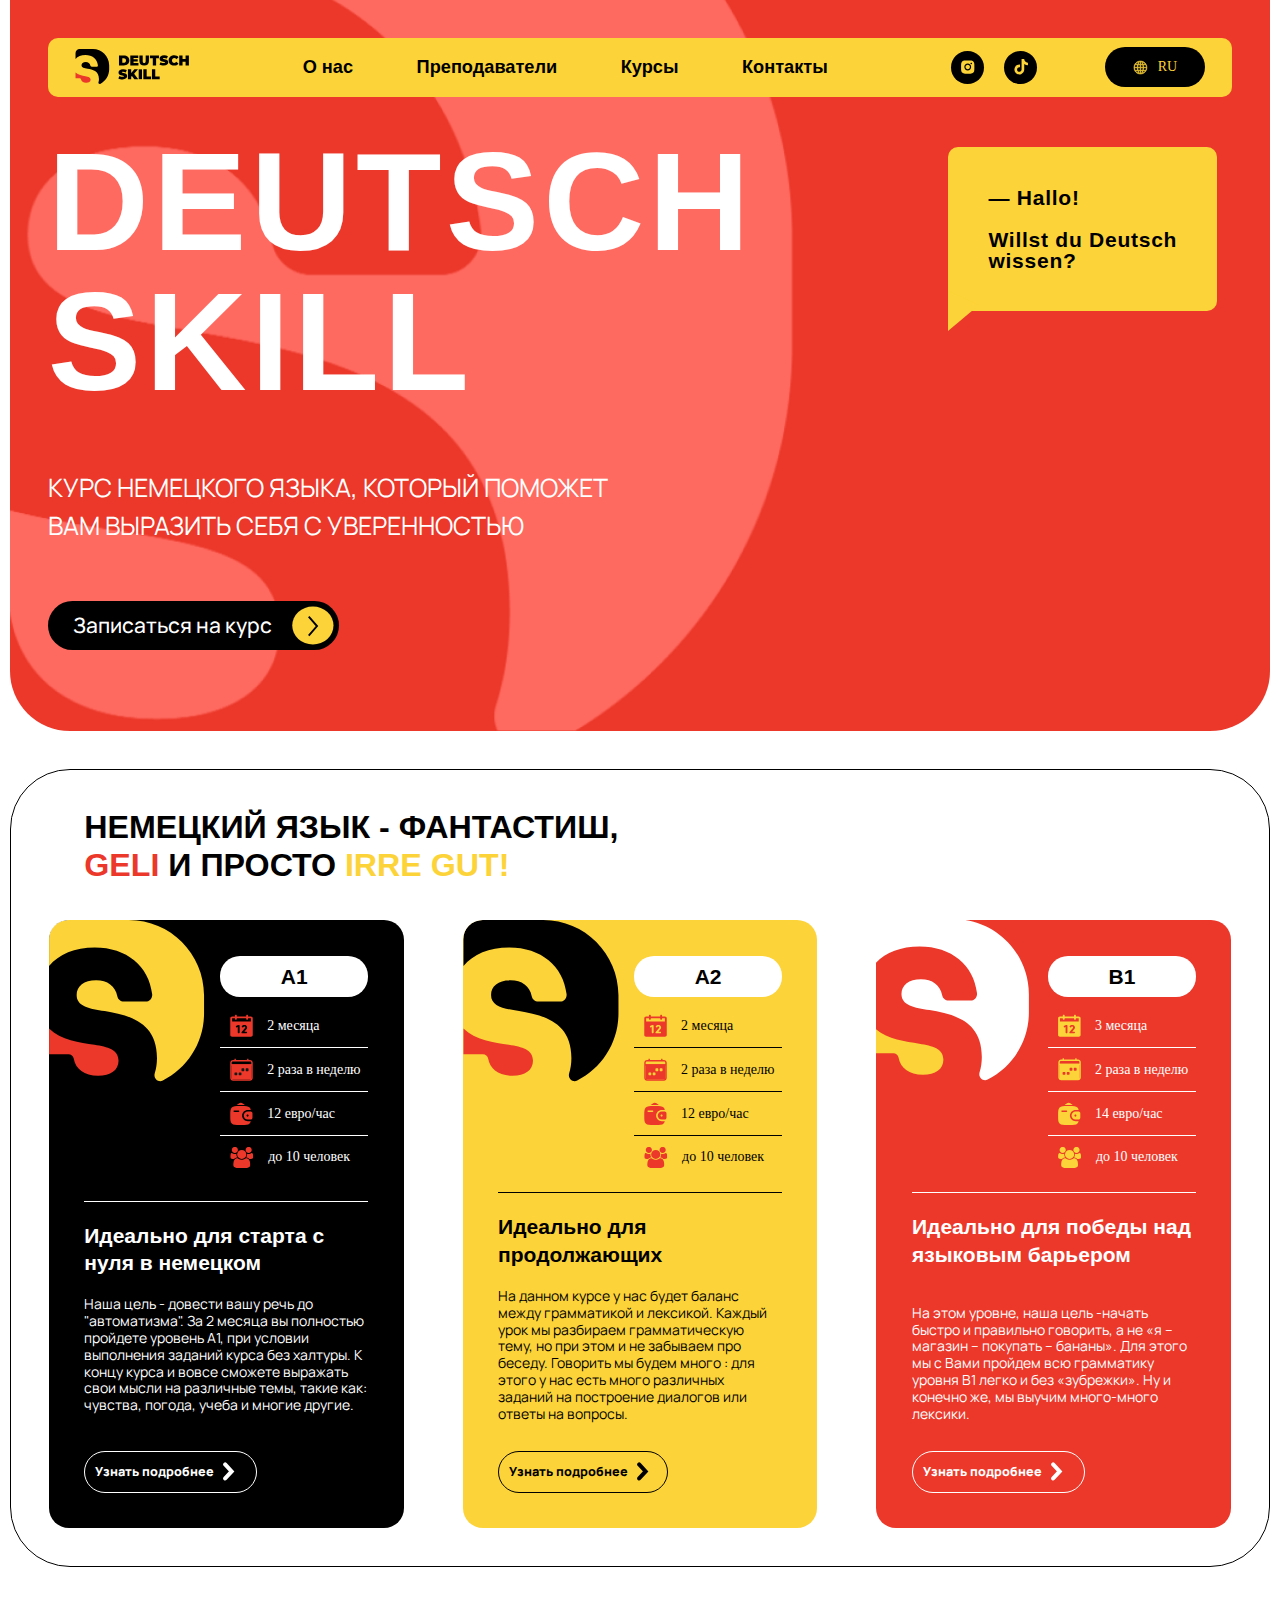
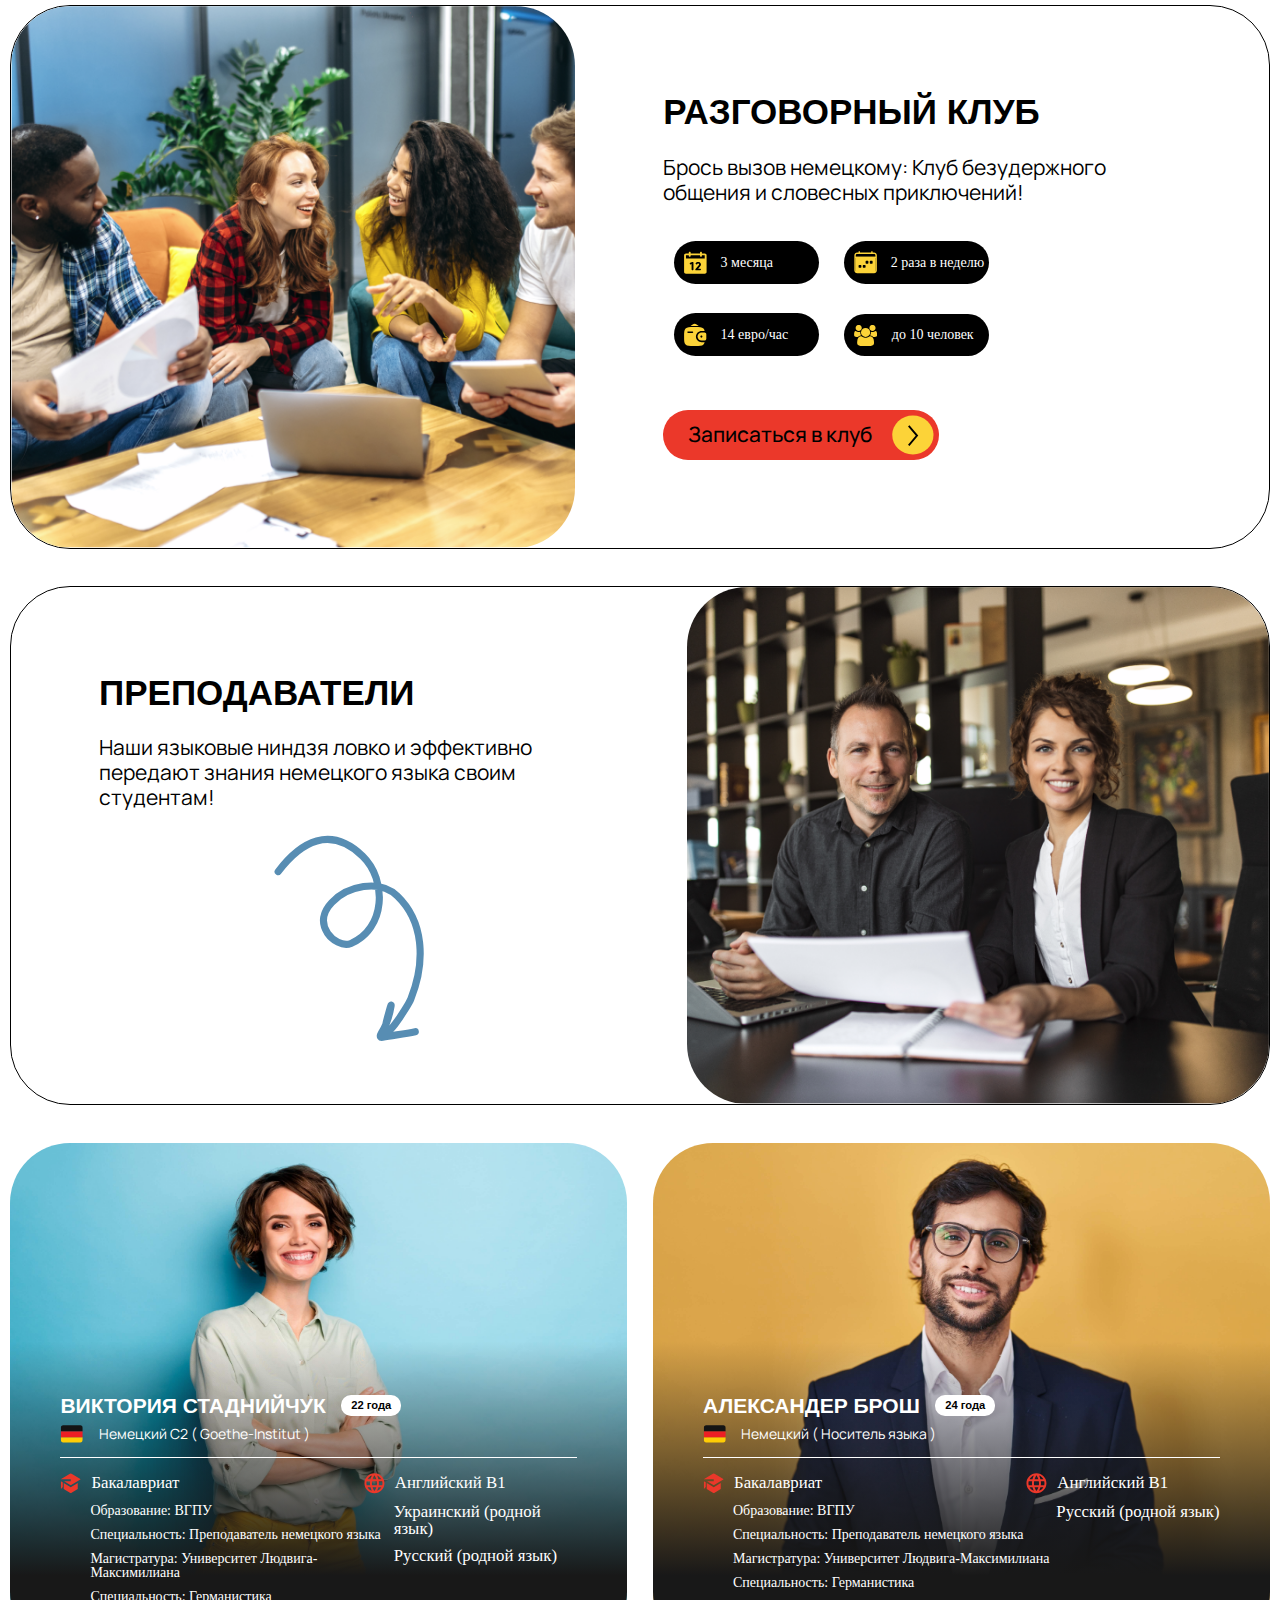
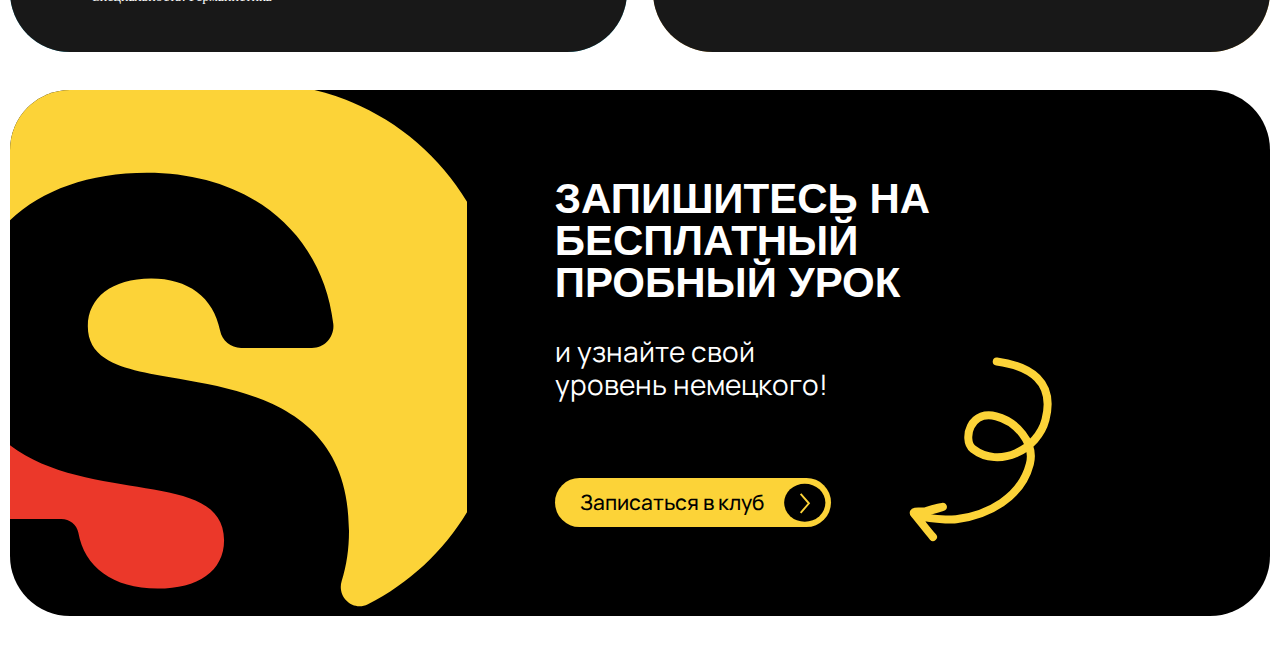
<file: index.html>
<!DOCTYPE html>
<html lang="ru">

<head>
    <meta charset="UTF-8">
    <meta http-equiv="X-UA-Compatible" content="IE=edge">
    <meta name="viewport" content="width=device-width, initial-scale=1.0">
    <!-- fonts -->
    <link rel="stylesheet" href="https://fonts.cdnfonts.com/css/gilroy-bold?styles=20876,20877,20878,20879,20880">
    <link rel="preconnect" href="https://fonts.googleapis.com">
    <link rel="preconnect" href="https://fonts.gstatic.com" crossorigin>
    <link href="https://fonts.googleapis.com/css2?family=Manrope:wght@200;300;400;500;600;700;800&display=swap"
        rel="stylesheet">
    <link rel="preconnect" href="fonts/Object_Sans/ObjectSans/ObjectSans-Heavy.otf">
    <link rel="preconnect" href="fonts/Object_Sans/ObjectSans/ObjectSans-HeavySlanted.otf">
    <link rel="preconnect" href="fonts/Object_Sans/ObjectSans/ObjectSans-Regular.otf">
    <link rel="preconnect" href="fonts/Object_Sans/ObjectSans/ObjectSans-Slanted.otf">

    <link rel="stylesheet" href="style.css">
    <title>DeutschSkill</title>
</head>

<body>
    <div class="wrapper">
        <section id="header">
            <header class="header">
                <div class="header-navigation">
                    <div class="header-navigation-large">
                        <div class="navigation-logo">
                            <img src="src/img/Group.svg" alt="Logo_nav">
                        </div>
                        <nav class="navigation-navbar ">
                            <a href="#club" class="navigation-navbar--pill">О нас</a>
                            <a href="#teachersblock" class="navigation-navbar--pill">Преподаватели</a>
                            <a href="#cards" class="navigation-navbar--pill">Курсы</a>
                            <a href="#inviteblock" class="navigation-navbar--pill">Контакты</a>
                        </nav>
                        <div class="navigation-links">
                            <div class="navigation-links--socialbtn">
                                <a href="#"><img src="src/ico/bxl_instagram.svg" alt="instagram_icon"></a>
                            </div>
                            <div class="navigation-links--socialbtn">
                                <a href="#"><img src="src/ico/bxl_tiktok.svg" alt="tiktok_icon"></a>
                            </div>
                        </div>
                        <div class="navigation-lang">
                            <div class="navigation-lang--current">
                                <img src="src/ico/global.svg" alt="" class="navigation-lang--ico">
                                <h3 class="navigation-lang--lang">RU</h3>
                            </div>
                            <div class="navigation-lang--dropdown">
                                <a href="#" class="navigation-lang--lang">UK</a>
                                <a href="#" class="navigation-lang--lang">DE</a>
                            </div>
                        </div>
                    </div>
                    <div class="header-navigation-mobile">
                        <div class="navigation-logo">
                            <a href="#header">
                                <img src="src/img/Group.svg" alt="Logo_nav">
                            </a>                            
                        </div>
                        <nav class="navigation-navbar-mobile hidden-d">
                            <a href="#club" class="navigation-navbar--pill">О нас</a></li>
                            <a href="#teachersblock" class="navigation-navbar--pill">Преподаватели</a>
                            <a href="#cards" class="navigation-navbar--pill">Курсы</a>
                            <a href="#inviteblock" class="navigation-navbar--pill">Контакты</a>
                        </nav>  
                        <div class="navigation-mobile--buttons">
                            <div class="navigation-mobile--burgerpill">
                                <img src="src/ico/burger-menu.svg" alt="burger" class="burgerpill">
                                <img src="src/ico/burger-menu_cross.svg" alt="cross" class="burgerpill-cross hidden-d">
                            </div>
                            <div class="navigation-lang">
                                <div class="navigation-lang--current">
                                    <img src="src/ico/global.svg" alt="" class="navigation-lang--ico">
                                    <h3 class="navigation-lang--lang">RU</h3>
                                </div>
                                <div class="navigation-lang--dropdown">
                                    <a href="#" class="navigation-lang--lang">UK</a>
                                    <a href="#" class="navigation-lang--lang">DE</a>
                                </div>
                            </div>
                        </div>
                    </div>
                </div>
                <div class="header-content">
                    <div class="header-content--textblock">
                        <h1 class="header-title">Deutsch <br> SKILL</h1>
                        <h2 class="header-description">Курс немецкого языка, который поможет <br> вам выразить себя с
                            уверенностью</h2>
                        <div class="header-button btnanimate">
                            <div class="header-button--text">Записаться на курс</div>
                            <a href="#" class="header-button--link"><img class="header-button--img"
                                    src="src/ico/circle.svg" alt="header_btn"></a>
                        </div>
                    </div>
                    <div class="header-content--images">
                        <div id="dialog1" class="dialog1 clodchat hidden">
                            <p>— Hallo!<br><br>Willst du Deutsch <br> wissen?</p>
                        </div>
                        <div id="dialog2" class="dialog2 clodchat hidden">
                            <p>Servus!<br><br>Deutsch Skill bringht ihnen bei, <br> schell zu sprechen!</p>
                        </div>
                        <div id="dialog3" class="dialog3 clodchat hidden">
                            <p>Oooh, klinght interessant! <br> Bereits angemeldet)<br></p>
                        </div>
                    </div>
                </div>
            </header>
        </section>
        <section id="cards">
            <div class="coursescards">
                <h2 class="coursescards-header">НЕМЕЦКИЙ ЯЗЫК - ФАНТАСТИШ, <br> <span class="red">GELI</span> И ПРОСТО
                    <span class="yellow">IRRE GUT!</span>
                </h2>
                <div class="coursescards-cards">
                    <div class="coursescards-cards--card card1">
                        <div class="card-header">
                            <div class="card-header--logo"></div>
                            <div class="card-header--content">
                                <div class="level">
                                    <p>A1</p>
                                </div>
                                <div class="session card-token"><img src="src/ico/calendar_r.svg" alt="session">
                                    <p>2 месяца</p>
                                </div>
                                <div class="period card-token"><img src="src/ico/calendar2_r.svg" alt="period">
                                    <p>2 раза в неделю</p>
                                </div>
                                <div class="price card-token"><img src="src/ico/wallet_r.svg" alt="price">
                                    <p>12 евро/час</p>
                                </div>
                                <div class="group card-token"><img src="src/ico/fa_group_r.svg" alt="group">
                                    <p>до 10 человек</p>
                                </div>
                            </div>
                        </div>
                        <div class="cadr-description">
                            <h3 class="cadr-description--title">Идеально для старта с нуля в немецком</h3>
                            <p class="cadr-description--text">Наша цель - довести вашу речь до "автоматизма". За 2
                                месяца вы полностью пройдете уровень А1, при условии выполнения заданий курса без
                                халтуры. К концу курса и вовсе сможете выражать свои мысли на различные темы, такие как:
                                чувства, погода, учеба и многие другие.</p>
                        </div>
                        <div class="card-button btnanimate">
                            <div class="card-button--text">Узнать подробнее</div>
                            <a href="#" class="card-button--link"><img class="card-button--img"
                                    src="src/ico/polygon_w.svg" alt="card_btn"></a>
                        </div>
                    </div>
                    <div class="coursescards-cards--card card2">
                        <div class="card-header">
                            <div class="card-header--logo"></div>
                            <div class="card-header--content">
                                <div class="level">
                                    <p>A2</p>
                                </div>
                                <div class="session2 card-token"><img src="src/ico/calendar_r.svg" alt="session">
                                    <p>2 месяца</p>
                                </div>
                                <div class="period2 card-token"><img src="src/ico/calendar2_r2.svg" alt="period">
                                    <p>2 раза в неделю</p>
                                </div>
                                <div class="price2 card-token"><img src="src/ico/wallet_r.svg" alt="price">
                                    <p>12 евро/час</p>
                                </div>
                                <div class="group2 card-token"><img src="src/ico/fa_group_r.svg" alt="group">
                                    <p>до 10 человек</p>
                                </div>
                            </div>
                        </div>
                        <div class="cadr-description2">
                            <h3 class="cadr-description--title">Идеально для продолжающих</h3>
                            <p class="cadr-description--text">На данном курсе у нас будет баланс между грамматикой и
                                лексикой. Каждый урок мы разбираем грамматическую тему, но при этом и не забываем про
                                беседу. Говорить мы будем много : для этого у нас есть много различных заданий на
                                построение диалогов или ответы на вопросы.</p>
                        </div>
                        <div class="card-button2 btnanimate">
                            <div class="card-button--text">Узнать подробнее</div>
                            <a href="#" class="card-button--link"><img class="card-button--img"
                                    src="src/ico/polygon_b.svg" alt="card_btn"></a>
                        </div>
                    </div>
                    <div class="coursescards-cards--card card3">
                        <div class="card-header">
                            <div class="card-header--logo"></div>
                            <div class="card-header--content">
                                <div class="level">
                                    <p>B1</p>
                                </div>
                                <div class="session card-token"><img src="src/ico/calendar_y.svg" alt="session">
                                    <p>3 месяца</p>
                                </div>
                                <div class="period card-token"><img src="src/ico/calendar2_y.svg" alt="period">
                                    <p>2 раза в неделю</p>
                                </div>
                                <div class="price card-token"><img src="src/ico/wallet_y.svg" alt="price">
                                    <p>14 евро/час</p>
                                </div>
                                <div class="group card-token"><img src="src/ico/fa_group_y.svg" alt="group">
                                    <p>до 10 человек</p>
                                </div>
                            </div>
                        </div>
                        <div class="cadr-description">
                            <h3 class="cadr-description--title">Идеально для победы над языковым барьером</h3>
                            <p class="cadr-description--text"><br> На этом уровне, наша цель -начать быстро и правильно
                                говорить, а не «я – магазин – покупать – бананы». Для этого мы с Вами пройдем всю
                                грамматику уровня В1 легко и без «зубрежки». Ну и конечно же, мы выучим много-много
                                лексики.</p>
                        </div>
                        <div class="card-button btnanimate">
                            <div class="card-button--text">Узнать подробнее</div>
                            <a href="#" class="card-button--link"><img class="card-button--img"
                                    src="src/ico/polygon_w.svg" alt="card_btn"></a>
                        </div>
                    </div>
                </div>
            </div>
        </section>
        <section id="club">
            <div class="club">
                <div class="club-img"></div>
                <div class="club-content">
                    <h3 class="club-content--title">РАЗГОВОРНЫЙ КЛУБ</h3>
                    <p class="club-content--description">Брось вызов немецкому: Клуб безудержного общения и словесных
                        приключений!</p>
                    <div class="club-content--tokens">
                        <div class="token">
                            <img src="src/ico/calendar_y.svg" alt="token-img" class="token-img">
                            <div class="token-text">3 месяца</div>
                        </div>
                        <div class="token">
                            <img src="src/ico/calendar2_y2.svg" alt="token-img" class="token-img">
                            <div class="token-text">2 раза в неделю</div>
                        </div>
                        <div class="token">
                            <img src="src/ico/wallet_y.svg" alt="token-img" class="token-img">
                            <div class="token-text">14 евро/час</div>
                        </div>
                        <div class="token">
                            <img src="src/ico/fa_group_y.svg" alt="token-img" class="token-img">
                            <div class="token-text">до 10 человек</div>
                        </div>
                    </div>
                    <div class="club-content--btn btnanimate">
                        <div class="button--text">Записаться в клуб</div>
                        <a href="#" class="button--link"><img class="button--img" src="src/ico/circle.svg"
                                alt="club-content--btn"></a>
                    </div>
                </div>
            </div>
        </section>
        <section id="teachers">
            <div class="teachers" id="teachersblock">
                <div class="teachers-content">
                    <h3 class="teachers-content--title">ПРЕПОДАВАТЕЛИ</h3>
                    <p class="teachers-content--text">Наши языковые ниндзя ловко и эффективно передают знания немецкого
                        языка своим студентам!</p>
                    <img src="src/ico/Vector.svg" alt="arrow" class="teachers-content--img">
                </div>
                <div class="teachers-img"></div>
            </div>
            <div class="teachers-profiles">
                <div class="teachers-profiles--victoria profile">
                    <div class="profile-content">
                        <div class="profiles-name">
                            <h3>Виктория Стаднийчук</h3>
                            <div class="profiles-age">22 года</div>
                        </div>
                        <div class="profiles-exp">
                            <img src="src/ico/flag-germany.svg" alt="profiles-exp" class="profiles-exp--img">
                            <p class="profiles-exp--text">Немецкий С2 ( Goethe-Institut )</p>
                        </div>
                        <div class="profiles-education">
                            <div class="profiles-education--block1">
                                <div class="profiles-education--text">
                                    <div class="education-title">
                                        <img src="src/ico/education.svg" alt="profiles-education"
                                            class="education-title--img">
                                        <h3 class="education-title--val">Бакалавриат</h3>
                                    </div>
                                    <p>Образование: ВГПУ</p>
                                    <p>Специальность: Преподаватель немецкого языка</p>
                                    <p>Магистратура: Университет Людвига-Максимилиана</p>
                                    <p>Специальность: Германистика</p>
                                </div>
                            </div>
                            <div class="profiles-education--block2">
                                <div class="profiles-education--lang">
                                    <div class="education-title">
                                        <img src="src/ico/group_r.svg" alt="profiles-education"
                                            class="education-title--img">
                                        <h3 class="education-title--val">Английский B1</h3>
                                    </div>
                                    <p>Украинский (родной язык)</p>
                                    <p>Русский (родной язык)</p>
                                </div>
                            </div>
                        </div>
                    </div>
                </div>
                <div class="teachers-profiles--alex profile">
                    <div class="profile-content">
                        <div class="profiles-name">
                            <h3>АЛЕКСАНДЕР БРОШ</h3>
                            <div class="profiles-age">24 года</div>
                        </div>
                        <div class="profiles-exp">
                            <img src="src/ico/flag-germany.svg" alt="profiles-exp" class="profiles-exp--img">
                            <p class="profiles-exp--text">Немецкий ( Носитель языка )</p>
                        </div>
                        <div class="profiles-education">
                            <div class="profiles-education--block1">
                                <div class="profiles-education--text">
                                    <div class="education-title">
                                        <img src="src/ico/education.svg" alt="profiles-education"
                                            class="education-title--img">
                                        <h3 class="education-title--val">Бакалавриат</h3>
                                    </div>
                                    <p>Образование: ВГПУ</p>
                                    <p>Специальность: Преподаватель немецкого языка</p>
                                    <p>Магистратура: Университет Людвига-Максимилиана</p>
                                    <p>Специальность: Германистика</p>
                                </div>
                            </div>
                            <div class="profiles-education--block2">
                                <div class="profiles-education--lang">
                                    <div class="education-title">
                                        <img src="src/ico/group_r.svg" alt="profiles-education"
                                            class="education-title--img">
                                        <h3 class="education-title--val">Английский B1</h3>
                                    </div>
                                    <p>Русский (родной язык)</p>
                                </div>
                            </div>
                        </div>
                    </div>
                </div>
            </div>
        </section>
        <section id="invite">
            <div class="invite" id="inviteblock">
                <div class="invite-img"></div>
                <div class="invite-content">
                    <h3 class="invite-content--title">ЗАПИШИТЕСЬ
                        НА БЕСПЛАТНЫЙ ПРОБНЫЙ УРОК</h3>
                    <p class="invite-content--text">и узнайте свой <br> уровень немецкого!</p>
                    <div class="invite-content--btn btnanimate">
                        <div class="button--text">Записаться в клуб</div>
                        <a href="#" class="button--link"><img class="button--img" src="src/ico/circle2.svg"
                                alt="club-content--btn"></a>
                    </div>
                </div>
                <img src="src/ico/Vector2.svg" alt="invite-content--img" class="invite-content--img">
            </div>
        </section>
        <!--<section id="footer">
                <footer class="footer">

                </footer>
        </section>-->
    </div>
    <script src="js/header_animation.js"></script>
    <script src="js/mobile_menu.js"></script>
</body>

</html>
</file>
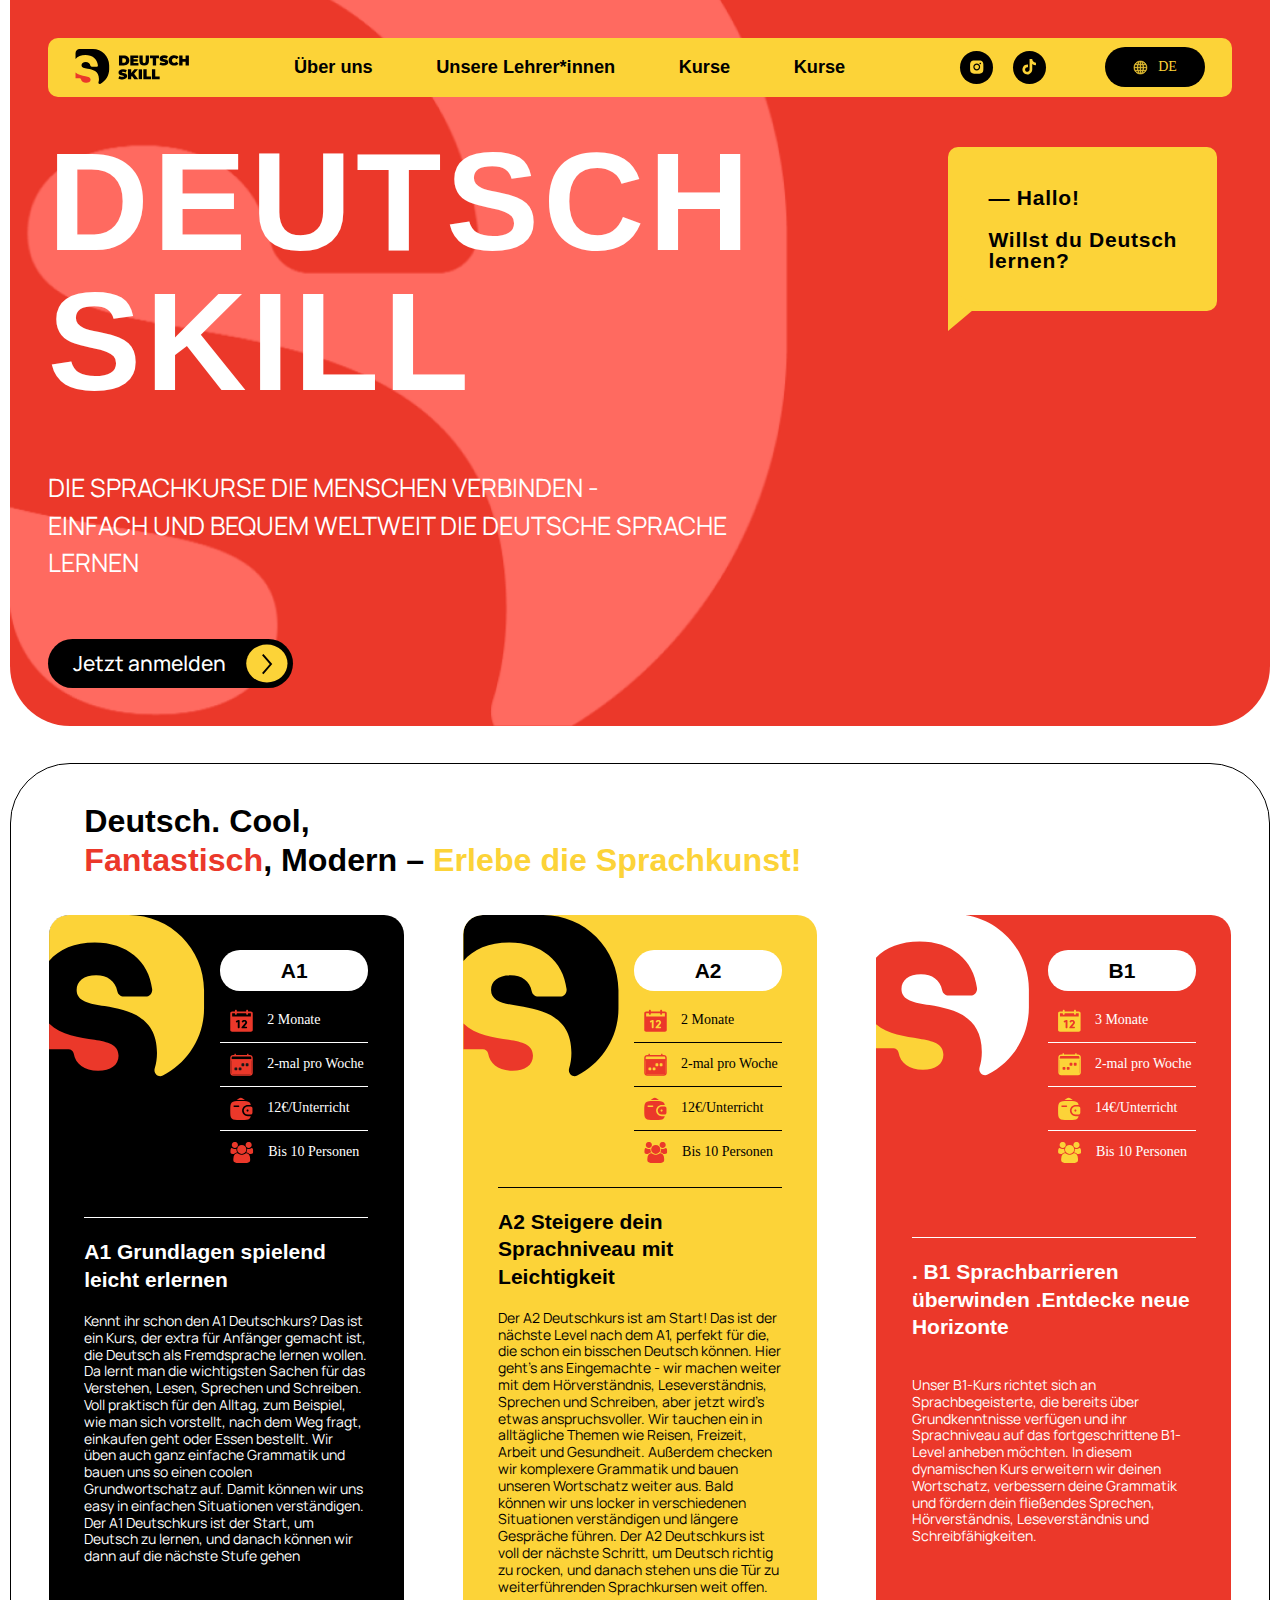
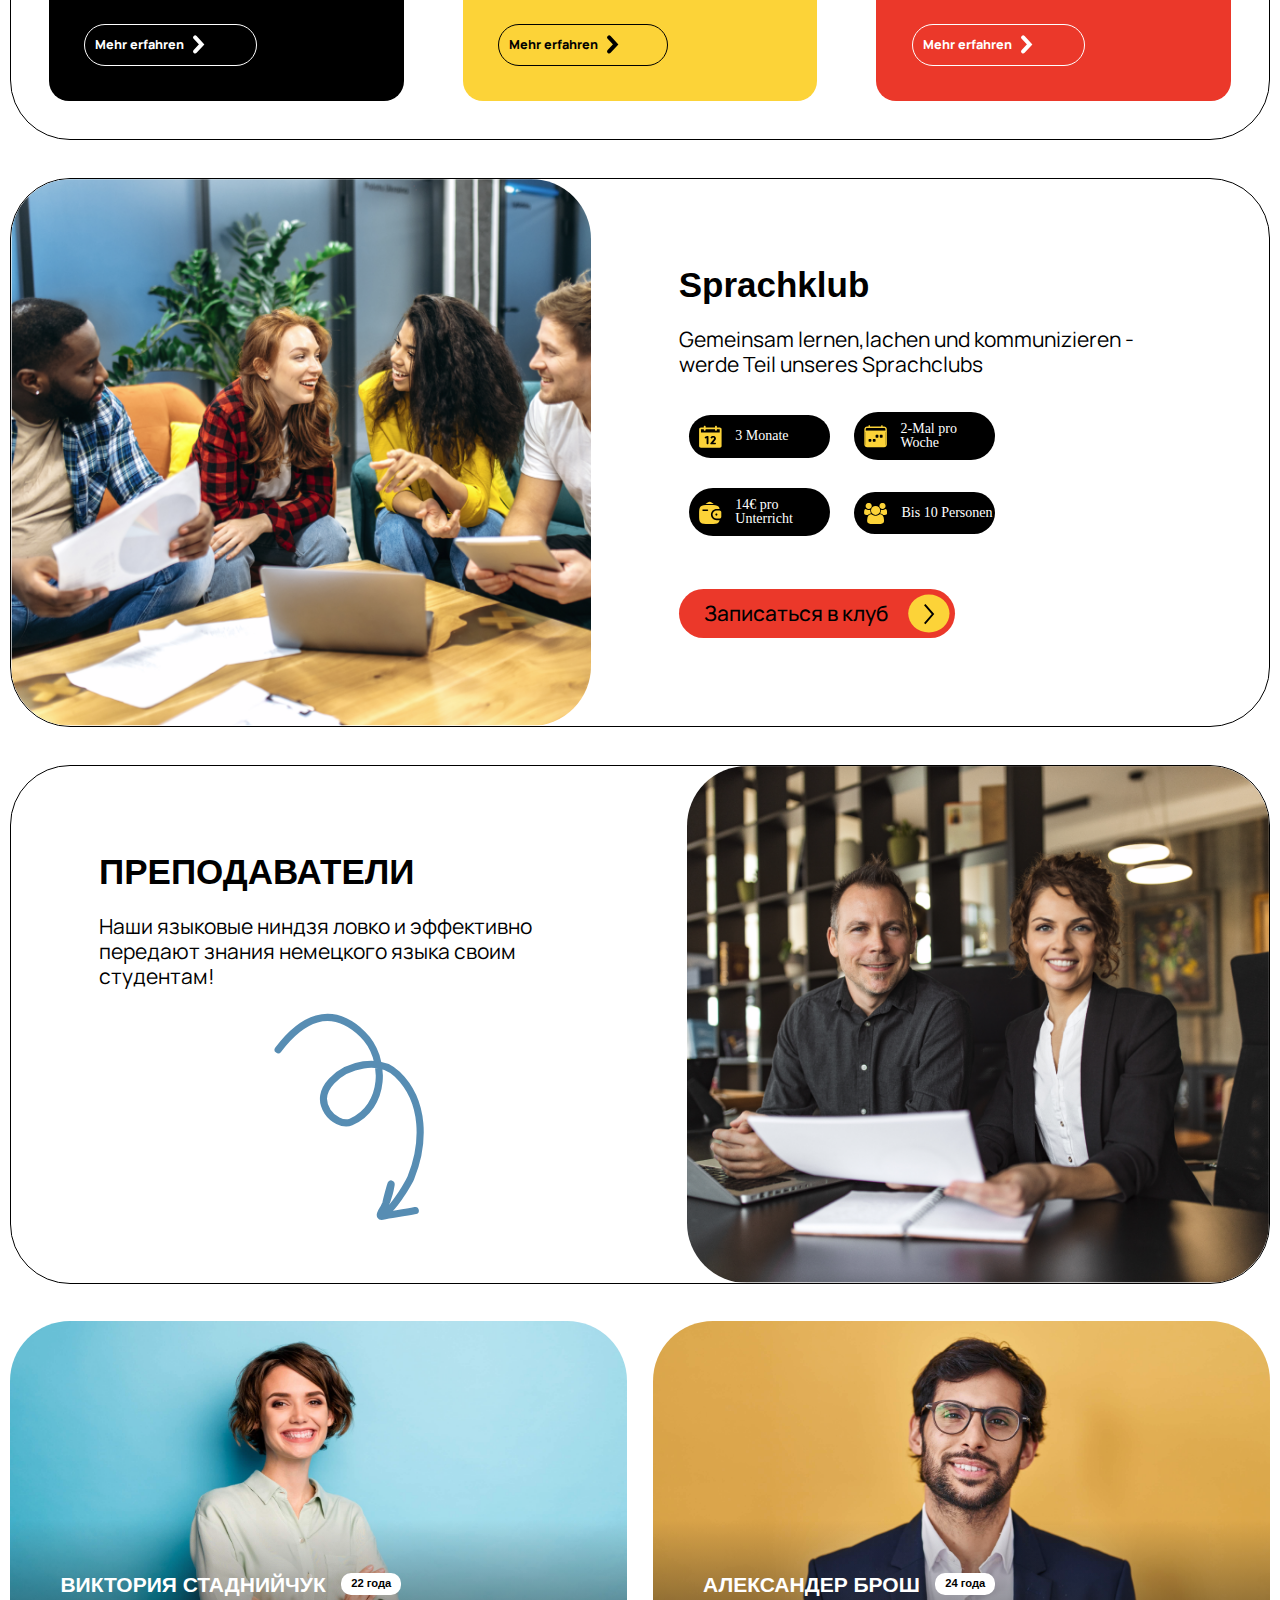
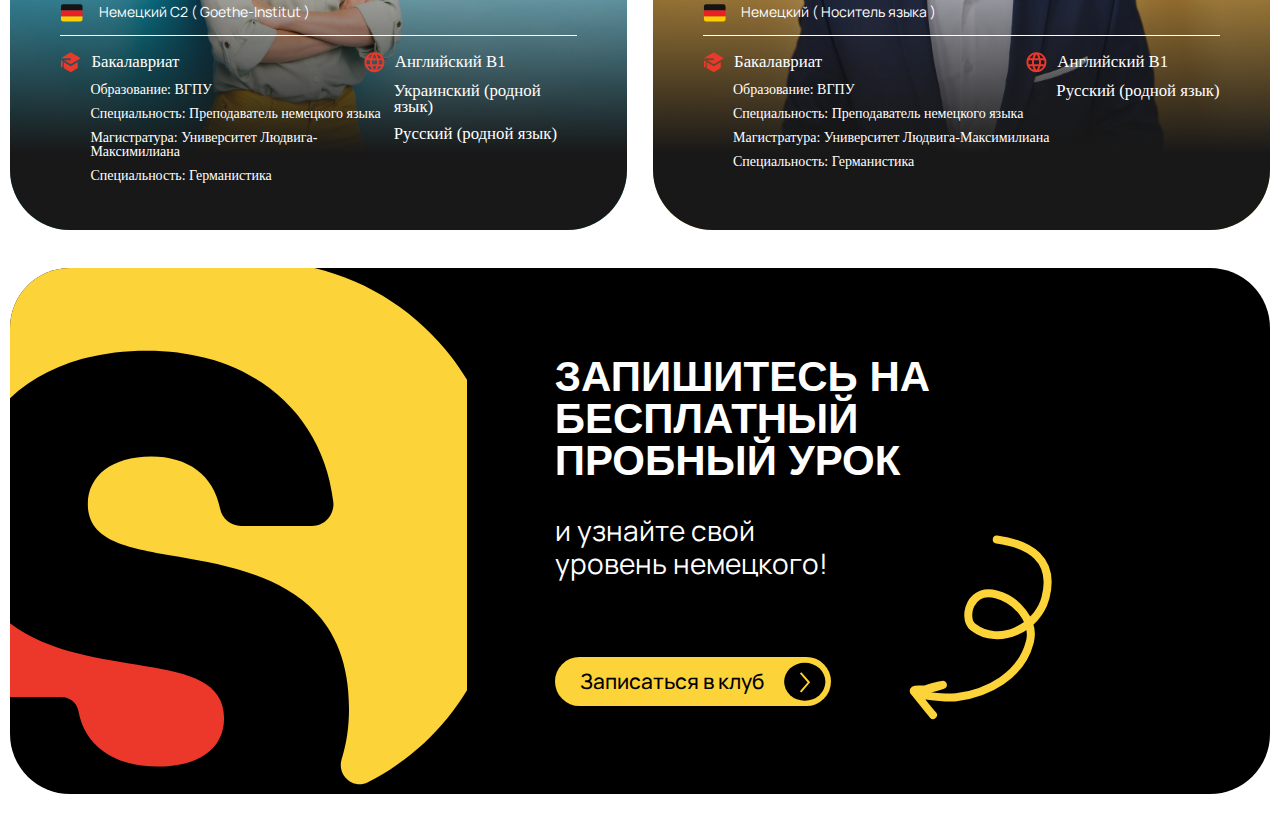
<file: index_de.html>
<!DOCTYPE html>
<html lang="de">

<head>
    <meta charset="UTF-8">
    <meta http-equiv="X-UA-Compatible" content="IE=edge">
    <meta name="viewport" content="width=device-width, initial-scale=1.0">
    <!-- fonts -->
    <link rel="stylesheet" href="https://fonts.cdnfonts.com/css/gilroy-bold?styles=20876,20877,20878,20879,20880">
    <link rel="preconnect" href="https://fonts.googleapis.com">
    <link rel="preconnect" href="https://fonts.gstatic.com" crossorigin>
    <link href="https://fonts.googleapis.com/css2?family=Manrope:wght@200;300;400;500;600;700;800&display=swap"
        rel="stylesheet">
    <link rel="preconnect" href="fonts/Object_Sans/ObjectSans/ObjectSans-Heavy.otf">
    <link rel="preconnect" href="fonts/Object_Sans/ObjectSans/ObjectSans-HeavySlanted.otf">
    <link rel="preconnect" href="fonts/Object_Sans/ObjectSans/ObjectSans-Regular.otf">
    <link rel="preconnect" href="fonts/Object_Sans/ObjectSans/ObjectSans-Slanted.otf">

    <link rel="stylesheet" href="style.css">
    <title>DeutschSkill</title>
</head>

<body>
    <div class="wrapper">
        <section id="header">
            <header class="header">
                <div class="header-navigation">
                    <div class="header-navigation-large">
                        <div class="navigation-logo">
                            <img src="src/img/Group.svg" alt="Logo_nav">
                        </div>
                        <nav class="navigation-navbar ">
                            <a href="#club" class="navigation-navbar--pill">Über uns</a>
                            <a href="#teachersblock" class="navigation-navbar--pill">Unsere Lehrer*innen</a>
                            <a href="#cards" class="navigation-navbar--pill">Kurse</a>
                            <a href="#inviteblock" class="navigation-navbar--pill">Kurse</a>
                        </nav>
                        <div class="navigation-links">
                            <div class="navigation-links--socialbtn">
                                <a href="#"><img src="src/ico/bxl_instagram.svg" alt="instagram_icon"></a>
                            </div>
                            <div class="navigation-links--socialbtn">
                                <a href="#"><img src="src/ico/bxl_tiktok.svg" alt="tiktok_icon"></a>
                            </div>
                        </div>
                        <div class="navigation-lang">
                            <div class="navigation-lang--current">
                                <img src="src/ico/global.svg" alt="" class="navigation-lang--ico">
                                <h3 class="navigation-lang--lang">DE</h3>
                            </div>
                            <div class="navigation-lang--dropdown">
                                <a href="#" class="navigation-lang--lang">UA</a>
                                <a href="#" class="navigation-lang--lang">RU</a>
                            </div>
                        </div>
                    </div>
                    <div class="header-navigation-mobile">
                        <div class="navigation-logo">
                            <a href="#header">
                                <img src="src/img/Group.svg" alt="Logo_nav">
                            </a>
                        </div>
                        <input class="side-menu" type="checkbox" id="side-menu" />
                        <label class="hamb" for="side-menu"><span class="hamb-line"></span></label>
                        <nav class="navigation-navbar">
                            <ul class="navigation-navbar-mobile">
                                <li><a href="#club" class="navigation-navbar--pill">Über uns</a></li>
                                <li><a href="#teachersblock" class="navigation-navbar--pill">Unsere Lehrer*innen</a>
                                </li>
                                <li><a href="#cards" class="navigation-navbar--pill">Kurse</a></li>
                                <li><a href="#inviteblock" class="navigation-navbar--pill">Kontakte</a></li>
                            </ul>
                        </nav>
                        <div class="navigation-links">
                            <div class="navigation-links--socialbtn">
                                <a href="#"><img src="src/ico/bxl_instagram.svg" alt="instagram_icon"></a>
                            </div>
                            <div class="navigation-links--socialbtn">
                                <a href="#"><img src="src/ico/bxl_tiktok.svg" alt="tiktok_icon"></a>
                            </div>
                        </div>
                        <div class="navigation-lang">
                            <div class="navigation-lang--current">
                                <img src="src/ico/global.svg" alt="" class="navigation-lang--ico">
                                <h3 class="navigation-lang--lang">DE</h3>
                            </div>
                            <div class="navigation-lang--dropdown">
                                <a href="#" class="navigation-lang--lang">UA</a>
                                <a href="#" class="navigation-lang--lang">RU</a>
                            </div>
                        </div>
                    </div>
                </div>
                <div class="header-content">
                    <div class="header-content--textblock">
                        <h1 class="header-title">Deutsch <br> SKILL</h1>
                        <h2 class="header-description">Die Sprachkurse die Menschen verbinden -<br> einfach und bequem
                            weltweit die deutsche Sprache lernen</h2>
                        <div class="header-button btnanimate">
                            <div class="header-button--text">Jetzt anmelden</div>
                            <a href="#" class="header-button--link"><img class="header-button--img"
                                    src="src/ico/circle.svg" alt="header_btn"></a>
                        </div>
                    </div>
                    <div class="header-content--images">
                        <div id="dialog1" class="dialog1 clodchat hidden">
                            <p>— Hallo!<br><br>Willst du Deutsch <br> lernen?</p>
                        </div>
                        <div id="dialog2" class="dialog2 clodchat hidden">
                            <p>Servus!<br><br>Deutsch Skill bringt dir bei, <br> fließend zu sprechen!</p>
                        </div>
                        <div id="dialog3" class="dialog3 clodchat hidden">
                            <p>Oh, klinght interessant! <br> Bereits angemeldet)<br></p>
                        </div>
                    </div>
                </div>
            </header>
        </section>
        <section id="cards">
            <div class="coursescards">
                <h2 class="coursescards-header">Deutsch. Cool, <br> <span class="red">Fantastisch</span>, Modern –
                    <span class="yellow">Erlebe die Sprachkunst!</span>
                </h2>
                <div class="coursescards-cards">
                    <div class="coursescards-cards--card card1">
                        <div class="card-header">
                            <div class="card-header--logo"></div>
                            <div class="card-header--content">
                                <div class="level">
                                    <p>A1</p>
                                </div>
                                <div class="session card-token"><img src="src/ico/calendar_r.svg" alt="session">
                                    <p>2 Monate</p>
                                </div>
                                <div class="period card-token"><img src="src/ico/calendar2_r.svg" alt="period">
                                    <p>2-mal pro Woche</p>
                                </div>
                                <div class="price card-token"><img src="src/ico/wallet_r.svg" alt="price">
                                    <p>12€/Unterricht</p>
                                </div>
                                <div class="group card-token"><img src="src/ico/fa_group_r.svg" alt="group">
                                    <p>Bis 10 Personen</p>
                                </div>
                            </div>
                        </div>
                        <div class="cadr-description">
                            <h3 class="cadr-description--title">A1 Grundlagen spielend leicht erlernen</h3>
                            <p class="cadr-description--text">Kennt ihr schon den A1 Deutschkurs? Das ist ein Kurs, der
                                extra für Anfänger gemacht
                                ist, die Deutsch als Fremdsprache lernen wollen. Da lernt man die wichtigsten Sachen für
                                das Verstehen, Lesen, Sprechen und Schreiben. Voll praktisch für den Alltag, zum
                                Beispiel,
                                wie man sich vorstellt, nach dem Weg fragt, einkaufen geht oder Essen bestellt. Wir üben
                                auch ganz einfache Grammatik und bauen uns so einen coolen Grundwortschatz auf.
                                Damit können wir uns easy in einfachen Situationen verständigen. Der A1 Deutschkurs ist
                                der Start, um Deutsch zu lernen, und danach können wir dann auf die nächste Stufe
                                gehen</p>
                        </div>
                        <div class="card-button btnanimate">
                            <div class="card-button--text">Mehr erfahren</div>
                            <a href="#" class="card-button--link"><img class="card-button--img"
                                    src="src/ico/polygon_w.svg" alt="card_btn"></a>
                        </div>
                    </div>
                    <div class="coursescards-cards--card card2">
                        <div class="card-header">
                            <div class="card-header--logo"></div>
                            <div class="card-header--content">
                                <div class="level">
                                    <p>A2</p>
                                </div>
                                <div class="session2 card-token"><img src="src/ico/calendar_r.svg" alt="session">
                                    <p>2 Monate</p>
                                </div>
                                <div class="period2 card-token"><img src="src/ico/calendar2_r2.svg" alt="period">
                                    <p>2-mal pro Woche</p>
                                </div>
                                <div class="price2 card-token"><img src="src/ico/wallet_r.svg" alt="price">
                                    <p>12€/Unterricht</p>
                                </div>
                                <div class="group2 card-token"><img src="src/ico/fa_group_r.svg" alt="group">
                                    <p>Bis 10 Personen</p>
                                </div>
                            </div>
                        </div>
                        <div class="cadr-description2">
                            <h3 class="cadr-description--title">A2 Steigere dein Sprachniveau mit Leichtigkeit</h3>
                            <p class="cadr-description--text">Der A2 Deutschkurs ist am Start! Das ist der nächste Level
                                nach dem A1, perfekt für die,
                                die schon ein bisschen Deutsch können. Hier geht's ans Eingemachte - wir machen weiter
                                mit dem Hörverständnis, Leseverständnis, Sprechen und Schreiben, aber jetzt wird's
                                etwas anspruchsvoller. Wir tauchen ein in alltägliche Themen wie Reisen, Freizeit,
                                Arbeit
                                und Gesundheit. Außerdem checken wir komplexere Grammatik und bauen unseren
                                Wortschatz weiter aus. Bald können wir uns locker in verschiedenen Situationen
                                verständigen und längere Gespräche führen. Der A2 Deutschkurs ist voll der nächste
                                Schritt, um Deutsch richtig zu rocken, und danach stehen uns die Tür zu weiterführenden
                                Sprachkursen weit offen.</p>
                        </div>
                        <div class="card-button2 btnanimate">
                            <div class="card-button--text">Mehr erfahren</div>
                            <a href="#" class="card-button--link"><img class="card-button--img"
                                    src="src/ico/polygon_b.svg" alt="card_btn"></a>
                        </div>
                    </div>
                    <div class="coursescards-cards--card card3">
                        <div class="card-header">
                            <div class="card-header--logo"></div>
                            <div class="card-header--content">
                                <div class="level">
                                    <p>B1</p>
                                </div>
                                <div class="session card-token"><img src="src/ico/calendar_y.svg" alt="session">
                                    <p>3 Monate</p>
                                </div>
                                <div class="period card-token"><img src="src/ico/calendar2_y.svg" alt="period">
                                    <p>2-mal pro Woche</p>
                                </div>
                                <div class="price card-token"><img src="src/ico/wallet_y.svg" alt="price">
                                    <p>14€/Unterricht</p>
                                </div>
                                <div class="group card-token"><img src="src/ico/fa_group_y.svg" alt="group">
                                    <p>Bis 10 Personen</p>
                                </div>
                            </div>
                        </div>
                        <div class="cadr-description">
                            <h3 class="cadr-description--title">. B1 Sprachbarrieren überwinden .Entdecke neue Horizonte
                            </h3>
                            <p class="cadr-description--text"><br> Unser B1-Kurs richtet sich an Sprachbegeisterte, die
                                bereits über Grundkenntnisse
                                verfügen und ihr Sprachniveau auf das fortgeschrittene B1-Level anheben möchten. In
                                diesem dynamischen Kurs erweitern wir deinen Wortschatz, verbessern deine Grammatik
                                und fördern dein fließendes Sprechen, Hörverständnis, Leseverständnis und
                                Schreibfähigkeiten.</p>
                        </div>
                        <div class="card-button btnanimate">
                            <div class="card-button--text">Mehr erfahren</div>
                            <a href="#" class="card-button--link"><img class="card-button--img"
                                    src="src/ico/polygon_w.svg" alt="card_btn"></a>
                        </div>
                    </div>
                </div>
            </div>
        </section>
        <section id="club">
            <div class="club">
                <div class="club-img"></div>
                <div class="club-content">
                    <h3 class="club-content--title">Sprachklub</h3>
                    <p class="club-content--description">Gemeinsam lernen,lachen und kommunizieren - werde Teil unseres
                        Sprachclubs</p>
                    <div class="club-content--tokens">
                        <div class="token">
                            <img src="src/ico/calendar_y.svg" alt="token-img" class="token-img">
                            <div class="token-text">3 Monate</div>
                        </div>
                        <div class="token">
                            <img src="src/ico/calendar2_y2.svg" alt="token-img" class="token-img">
                            <div class="token-text">2-Mal pro Woche</div>
                        </div>
                        <div class="token">
                            <img src="src/ico/wallet_y.svg" alt="token-img" class="token-img">
                            <div class="token-text">14€ pro Unterricht</div>
                        </div>
                        <div class="token">
                            <img src="src/ico/fa_group_y.svg" alt="token-img" class="token-img">
                            <div class="token-text">Bis 10 Personen</div>
                        </div>
                    </div>
                    <div class="club-content--btn btnanimate">
                        <div class="button--text">Записаться в клуб</div>
                        <a href="#" class="button--link"><img class="button--img" src="src/ico/circle.svg"
                                alt="club-content--btn"></a>
                    </div>
                </div>
            </div>
        </section>
        <section id="teachers">
            <div class="teachers" id="teachersblock">
                <div class="teachers-content">
                    <h3 class="teachers-content--title">ПРЕПОДАВАТЕЛИ</h3>
                    <p class="teachers-content--text">Наши языковые ниндзя ловко и эффективно передают знания немецкого
                        языка своим студентам!</p>
                    <img src="src/ico/Vector.svg" alt="arrow" class="teachers-content--img">
                </div>
                <div class="teachers-img"></div>
            </div>
            <div class="teachers-profiles">
                <div class="teachers-profiles--victoria profile">
                    <div class="profile-content">
                        <div class="profiles-name">
                            <h3>Виктория Стаднийчук</h3>
                            <div class="profiles-age">22 года</div>
                        </div>
                        <div class="profiles-exp">
                            <img src="src/ico/flag-germany.svg" alt="profiles-exp" class="profiles-exp--img">
                            <p class="profiles-exp--text">Немецкий С2 ( Goethe-Institut )</p>
                        </div>
                        <div class="profiles-education">
                            <div class="profiles-education--block1">
                                <div class="profiles-education--text">
                                    <div class="education-title">
                                        <img src="src/ico/education.svg" alt="profiles-education"
                                            class="education-title--img">
                                        <h3 class="education-title--val">Бакалавриат</h3>
                                    </div>
                                    <p>Образование: ВГПУ</p>
                                    <p>Специальность: Преподаватель немецкого языка</p>
                                    <p>Магистратура: Университет Людвига-Максимилиана</p>
                                    <p>Специальность: Германистика</p>
                                </div>
                            </div>
                            <div class="profiles-education--block2">
                                <div class="profiles-education--lang">
                                    <div class="education-title">
                                        <img src="src/ico/group_r.svg" alt="profiles-education"
                                            class="education-title--img">
                                        <h3 class="education-title--val">Английский B1</h3>
                                    </div>
                                    <p>Украинский (родной язык)</p>
                                    <p>Русский (родной язык)</p>
                                </div>
                            </div>
                        </div>
                    </div>
                </div>
                <div class="teachers-profiles--alex profile">
                    <div class="profile-content">
                        <div class="profiles-name">
                            <h3>АЛЕКСАНДЕР БРОШ</h3>
                            <div class="profiles-age">24 года</div>
                        </div>
                        <div class="profiles-exp">
                            <img src="src/ico/flag-germany.svg" alt="profiles-exp" class="profiles-exp--img">
                            <p class="profiles-exp--text">Немецкий ( Носитель языка )</p>
                        </div>
                        <div class="profiles-education">
                            <div class="profiles-education--block1">
                                <div class="profiles-education--text">
                                    <div class="education-title">
                                        <img src="src/ico/education.svg" alt="profiles-education"
                                            class="education-title--img">
                                        <h3 class="education-title--val">Бакалавриат</h3>
                                    </div>
                                    <p>Образование: ВГПУ</p>
                                    <p>Специальность: Преподаватель немецкого языка</p>
                                    <p>Магистратура: Университет Людвига-Максимилиана</p>
                                    <p>Специальность: Германистика</p>
                                </div>
                            </div>
                            <div class="profiles-education--block2">
                                <div class="profiles-education--lang">
                                    <div class="education-title">
                                        <img src="src/ico/group_r.svg" alt="profiles-education"
                                            class="education-title--img">
                                        <h3 class="education-title--val">Английский B1</h3>
                                    </div>
                                    <p>Русский (родной язык)</p>
                                </div>
                            </div>
                        </div>
                    </div>
                </div>
            </div>
        </section>
        <section id="invite">
            <div class="invite" id="inviteblock">
                <div class="invite-img"></div>
                <div class="invite-content">
                    <h3 class="invite-content--title">ЗАПИШИТЕСЬ
                        НА БЕСПЛАТНЫЙ ПРОБНЫЙ УРОК</h3>
                    <p class="invite-content--text">и узнайте свой <br> уровень немецкого!</p>
                    <div class="invite-content--btn btnanimate">
                        <div class="button--text">Записаться в клуб</div>
                        <a href="#" class="button--link"><img class="button--img" src="src/ico/circle2.svg"
                                alt="club-content--btn"></a>
                    </div>
                </div>
                <img src="src/ico/Vector2.svg" alt="invite-content--img" class="invite-content--img">
            </div>
        </section>
        <!--<section id="footer">
                <footer class="footer">

                </footer>
        </section>-->
    </div>
    <script src="js/header_animation.js"></script>
</body>

</html>
</file>
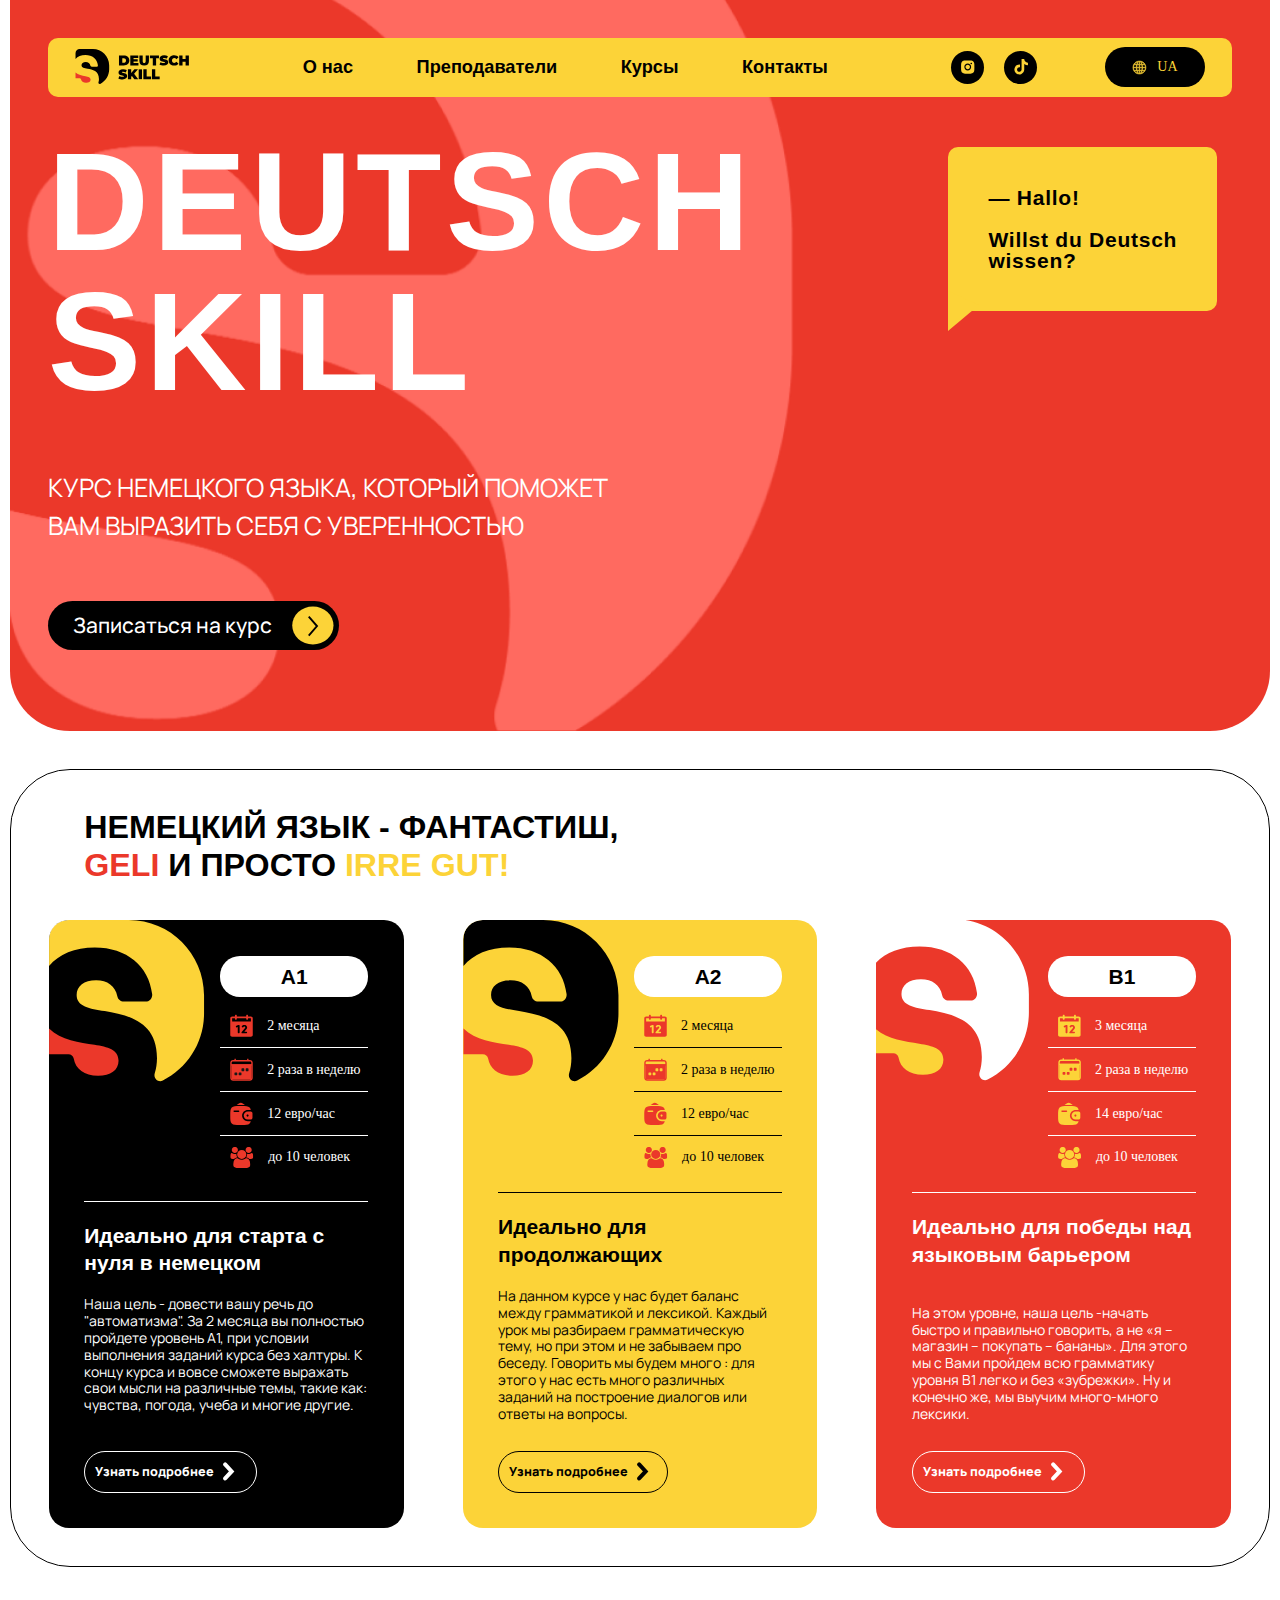
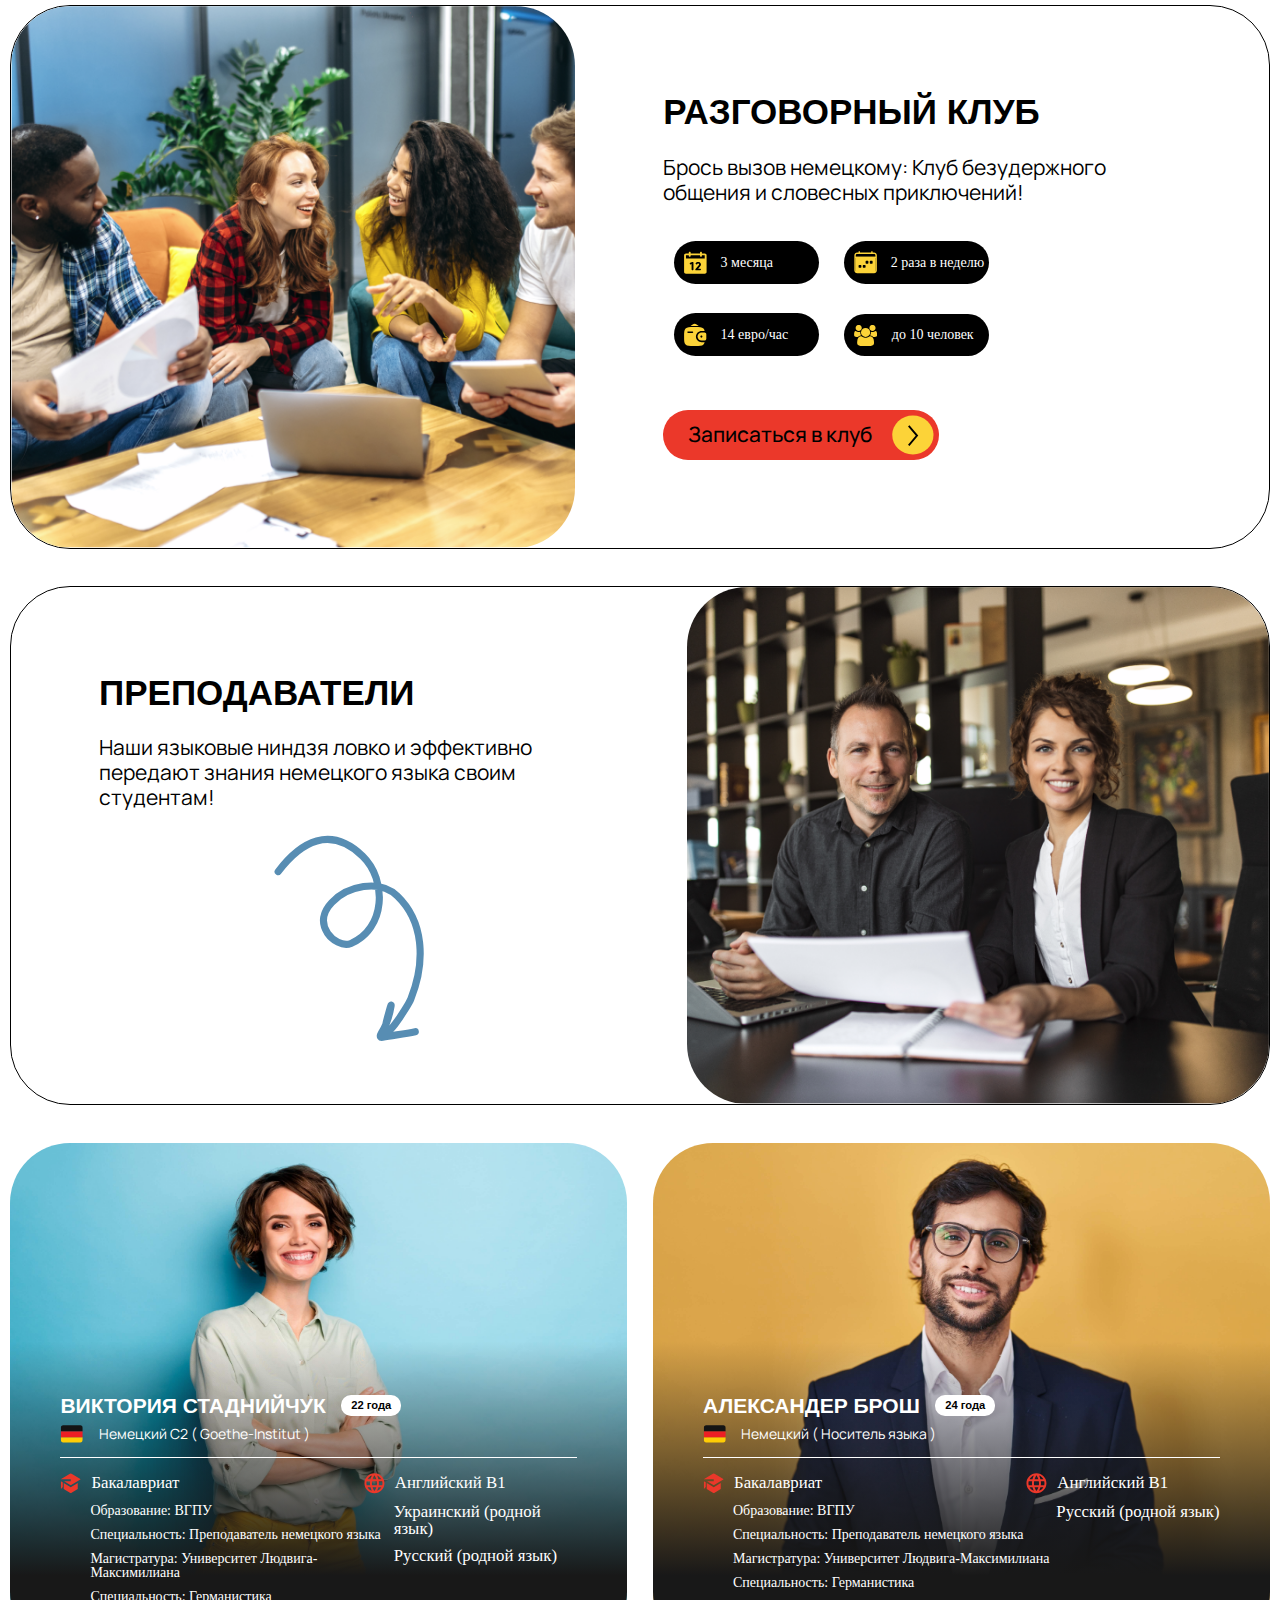
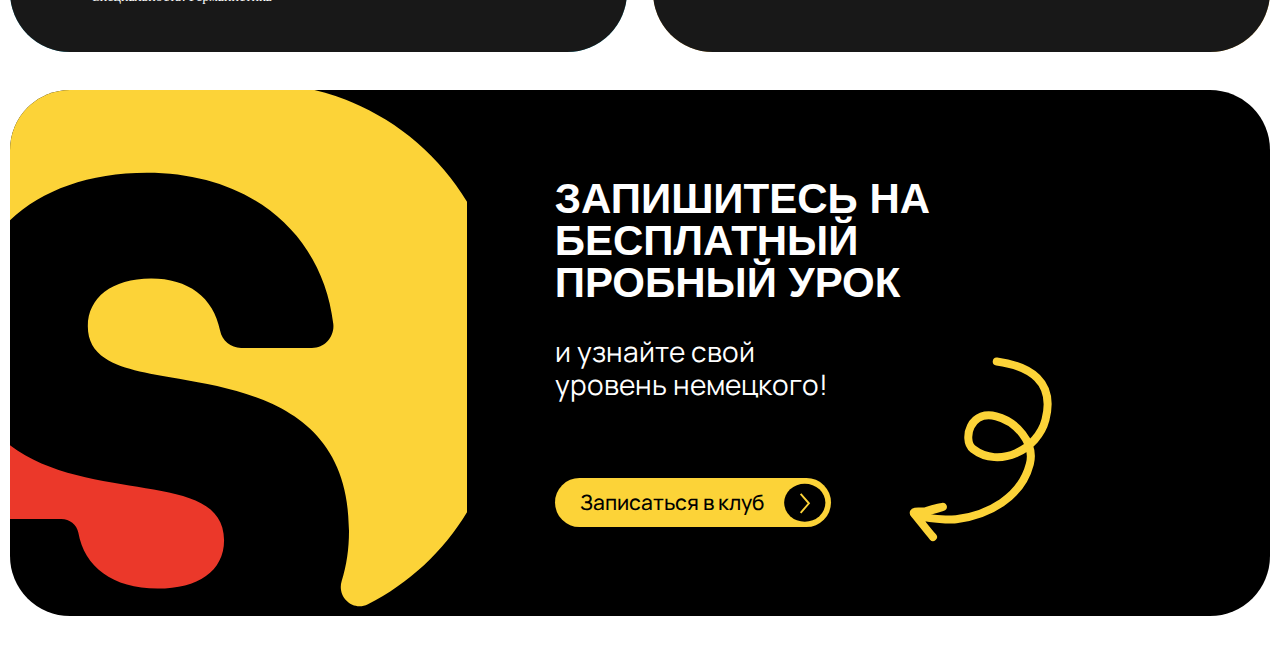
<file: index_ua.html>
<!DOCTYPE html>
<html lang="ua">

<head>
    <meta charset="UTF-8">
    <meta http-equiv="X-UA-Compatible" content="IE=edge">
    <meta name="viewport" content="width=device-width, initial-scale=1.0">
    <!-- fonts -->
    <link rel="stylesheet" href="https://fonts.cdnfonts.com/css/gilroy-bold?styles=20876,20877,20878,20879,20880">
    <link rel="preconnect" href="https://fonts.googleapis.com">
    <link rel="preconnect" href="https://fonts.gstatic.com" crossorigin>
    <link href="https://fonts.googleapis.com/css2?family=Manrope:wght@200;300;400;500;600;700;800&display=swap"
        rel="stylesheet">
    <link rel="preconnect" href="fonts/Object_Sans/ObjectSans/ObjectSans-Heavy.otf">
    <link rel="preconnect" href="fonts/Object_Sans/ObjectSans/ObjectSans-HeavySlanted.otf">
    <link rel="preconnect" href="fonts/Object_Sans/ObjectSans/ObjectSans-Regular.otf">
    <link rel="preconnect" href="fonts/Object_Sans/ObjectSans/ObjectSans-Slanted.otf">

    <link rel="stylesheet" href="style.css">
    <title>DeutschSkill</title>
</head>

<body>
    <div class="wrapper">
        <section id="header">
            <header class="header">
                <div class="header-navigation">
                    <div class="header-navigation-large">
                        <div class="navigation-logo">
                            <img src="src/img/Group.svg" alt="Logo_nav">
                        </div>
                        <nav class="navigation-navbar ">
                            <a href="#club" class="navigation-navbar--pill">О нас</a>
                            <a href="#teachersblock" class="navigation-navbar--pill">Преподаватели</a>
                            <a href="#cards" class="navigation-navbar--pill">Курсы</a>
                            <a href="#inviteblock" class="navigation-navbar--pill">Контакты</a>
                        </nav>
                        <div class="navigation-links">
                            <div class="navigation-links--socialbtn">
                                <a href="#"><img src="src/ico/bxl_instagram.svg" alt="instagram_icon"></a>
                            </div>
                            <div class="navigation-links--socialbtn">
                                <a href="#"><img src="src/ico/bxl_tiktok.svg" alt="tiktok_icon"></a>
                            </div>
                        </div>
                        <div class="navigation-lang">
                            <div class="navigation-lang--current">
                                <img src="src/ico/global.svg" alt="" class="navigation-lang--ico">
                                <h3 class="navigation-lang--lang">UA</h3>
                            </div>
                            <div class="navigation-lang--dropdown">
                                <a href="#" class="navigation-lang--lang">RU</a>
                                <a href="#" class="navigation-lang--lang">DE</a>
                            </div>
                        </div>
                    </div>
                    <div class="header-navigation-mobile">
                        <div class="navigation-logo">
                            <a href="#header">
                                <img src="src/img/Group.svg" alt="Logo_nav">
                            </a>
                        </div>
                        <input class="side-menu" type="checkbox" id="side-menu" />
                        <label class="hamb" for="side-menu"><span class="hamb-line"></span></label>
                        <nav class="navigation-navbar">
                            <ul class="navigation-navbar-mobile">
                                <li><a href="#club" class="navigation-navbar--pill">О нас</a></li>
                                <li><a href="#teachersblock" class="navigation-navbar--pill">Преподаватели</a></li>
                                <li><a href="#cards" class="navigation-navbar--pill">Курсы</a></li>
                                <li><a href="#inviteblock" class="navigation-navbar--pill">Контакты</a></li>
                            </ul>
                        </nav>
                        <div class="navigation-links">
                            <div class="navigation-links--socialbtn">
                                <a href="#"><img src="src/ico/bxl_instagram.svg" alt="instagram_icon"></a>
                            </div>
                            <div class="navigation-links--socialbtn">
                                <a href="#"><img src="src/ico/bxl_tiktok.svg" alt="tiktok_icon"></a>
                            </div>
                        </div>
                        <div class="navigation-lang">
                            <div class="navigation-lang--current">
                                <img src="src/ico/global.svg" alt="" class="navigation-lang--ico">
                                <h3 class="navigation-lang--lang">RU</h3>
                            </div>
                            <div class="navigation-lang--dropdown">
                                <a href="#" class="navigation-lang--lang">UK</a>
                                <a href="#" class="navigation-lang--lang">DE</a>
                            </div>
                        </div>
                    </div>
                </div>
                <div class="header-content">
                    <div class="header-content--textblock">
                        <h1 class="header-title">Deutsch <br> SKILL</h1>
                        <h2 class="header-description">Курс немецкого языка, который поможет <br> вам выразить себя с
                            уверенностью</h2>
                        <div class="header-button btnanimate">
                            <div class="header-button--text">Записаться на курс</div>
                            <a href="#" class="header-button--link"><img class="header-button--img"
                                    src="src/ico/circle.svg" alt="header_btn"></a>
                        </div>
                    </div>
                    <div class="header-content--images">
                        <div id="dialog1" class="dialog1 clodchat hidden">
                            <p>— Hallo!<br><br>Willst du Deutsch <br> wissen?</p>
                        </div>
                        <div id="dialog2" class="dialog2 clodchat hidden">
                            <p>Servus!<br><br>Deutsch Skill bringht ihnen bei, <br> schell zu sprechen!</p>
                        </div>
                        <div id="dialog3" class="dialog3 clodchat hidden">
                            <p>Oooh, klinght interessant! <br> Bereits angemeldet)<br></p>
                        </div>
                    </div>
                </div>
            </header>
        </section>
        <section id="cards">
            <div class="coursescards">
                <h2 class="coursescards-header">НЕМЕЦКИЙ ЯЗЫК - ФАНТАСТИШ, <br> <span class="red">GELI</span> И ПРОСТО
                    <span class="yellow">IRRE GUT!</span>
                </h2>
                <div class="coursescards-cards">
                    <div class="coursescards-cards--card card1">
                        <div class="card-header">
                            <div class="card-header--logo"></div>
                            <div class="card-header--content">
                                <div class="level">
                                    <p>A1</p>
                                </div>
                                <div class="session card-token"><img src="src/ico/calendar_r.svg" alt="session">
                                    <p>2 месяца</p>
                                </div>
                                <div class="period card-token"><img src="src/ico/calendar2_r.svg" alt="period">
                                    <p>2 раза в неделю</p>
                                </div>
                                <div class="price card-token"><img src="src/ico/wallet_r.svg" alt="price">
                                    <p>12 евро/час</p>
                                </div>
                                <div class="group card-token"><img src="src/ico/fa_group_r.svg" alt="group">
                                    <p>до 10 человек</p>
                                </div>
                            </div>
                        </div>
                        <div class="cadr-description">
                            <h3 class="cadr-description--title">Идеально для старта с нуля в немецком</h3>
                            <p class="cadr-description--text">Наша цель - довести вашу речь до "автоматизма". За 2
                                месяца вы полностью пройдете уровень А1, при условии выполнения заданий курса без
                                халтуры. К концу курса и вовсе сможете выражать свои мысли на различные темы, такие как:
                                чувства, погода, учеба и многие другие.</p>
                        </div>
                        <div class="card-button btnanimate">
                            <div class="card-button--text">Узнать подробнее</div>
                            <a href="#" class="card-button--link"><img class="card-button--img"
                                    src="src/ico/polygon_w.svg" alt="card_btn"></a>
                        </div>
                    </div>
                    <div class="coursescards-cards--card card2">
                        <div class="card-header">
                            <div class="card-header--logo"></div>
                            <div class="card-header--content">
                                <div class="level">
                                    <p>A2</p>
                                </div>
                                <div class="session2 card-token"><img src="src/ico/calendar_r.svg" alt="session">
                                    <p>2 месяца</p>
                                </div>
                                <div class="period2 card-token"><img src="src/ico/calendar2_r2.svg" alt="period">
                                    <p>2 раза в неделю</p>
                                </div>
                                <div class="price2 card-token"><img src="src/ico/wallet_r.svg" alt="price">
                                    <p>12 евро/час</p>
                                </div>
                                <div class="group2 card-token"><img src="src/ico/fa_group_r.svg" alt="group">
                                    <p>до 10 человек</p>
                                </div>
                            </div>
                        </div>
                        <div class="cadr-description2">
                            <h3 class="cadr-description--title">Идеально для продолжающих</h3>
                            <p class="cadr-description--text">На данном курсе у нас будет баланс между грамматикой и
                                лексикой. Каждый урок мы разбираем грамматическую тему, но при этом и не забываем про
                                беседу. Говорить мы будем много : для этого у нас есть много различных заданий на
                                построение диалогов или ответы на вопросы.</p>
                        </div>
                        <div class="card-button2 btnanimate">
                            <div class="card-button--text">Узнать подробнее</div>
                            <a href="#" class="card-button--link"><img class="card-button--img"
                                    src="src/ico/polygon_b.svg" alt="card_btn"></a>
                        </div>
                    </div>
                    <div class="coursescards-cards--card card3">
                        <div class="card-header">
                            <div class="card-header--logo"></div>
                            <div class="card-header--content">
                                <div class="level">
                                    <p>B1</p>
                                </div>
                                <div class="session card-token"><img src="src/ico/calendar_y.svg" alt="session">
                                    <p>3 месяца</p>
                                </div>
                                <div class="period card-token"><img src="src/ico/calendar2_y.svg" alt="period">
                                    <p>2 раза в неделю</p>
                                </div>
                                <div class="price card-token"><img src="src/ico/wallet_y.svg" alt="price">
                                    <p>14 евро/час</p>
                                </div>
                                <div class="group card-token"><img src="src/ico/fa_group_y.svg" alt="group">
                                    <p>до 10 человек</p>
                                </div>
                            </div>
                        </div>
                        <div class="cadr-description">
                            <h3 class="cadr-description--title">Идеально для победы над языковым барьером</h3>
                            <p class="cadr-description--text"><br> На этом уровне, наша цель -начать быстро и правильно
                                говорить, а не «я – магазин – покупать – бананы». Для этого мы с Вами пройдем всю
                                грамматику уровня В1 легко и без «зубрежки». Ну и конечно же, мы выучим много-много
                                лексики.</p>
                        </div>
                        <div class="card-button btnanimate">
                            <div class="card-button--text">Узнать подробнее</div>
                            <a href="#" class="card-button--link"><img class="card-button--img"
                                    src="src/ico/polygon_w.svg" alt="card_btn"></a>
                        </div>
                    </div>
                </div>
            </div>
        </section>
        <section id="club">
            <div class="club">
                <div class="club-img"></div>
                <div class="club-content">
                    <h3 class="club-content--title">РАЗГОВОРНЫЙ КЛУБ</h3>
                    <p class="club-content--description">Брось вызов немецкому: Клуб безудержного общения и словесных
                        приключений!</p>
                    <div class="club-content--tokens">
                        <div class="token">
                            <img src="src/ico/calendar_y.svg" alt="token-img" class="token-img">
                            <div class="token-text">3 месяца</div>
                        </div>
                        <div class="token">
                            <img src="src/ico/calendar2_y2.svg" alt="token-img" class="token-img">
                            <div class="token-text">2 раза в неделю</div>
                        </div>
                        <div class="token">
                            <img src="src/ico/wallet_y.svg" alt="token-img" class="token-img">
                            <div class="token-text">14 евро/час</div>
                        </div>
                        <div class="token">
                            <img src="src/ico/fa_group_y.svg" alt="token-img" class="token-img">
                            <div class="token-text">до 10 человек</div>
                        </div>
                    </div>
                    <div class="club-content--btn btnanimate">
                        <div class="button--text">Записаться в клуб</div>
                        <a href="#" class="button--link"><img class="button--img" src="src/ico/circle.svg"
                                alt="club-content--btn"></a>
                    </div>
                </div>
            </div>
        </section>
        <section id="teachers">
            <div class="teachers" id="teachersblock">
                <div class="teachers-content">
                    <h3 class="teachers-content--title">ПРЕПОДАВАТЕЛИ</h3>
                    <p class="teachers-content--text">Наши языковые ниндзя ловко и эффективно передают знания немецкого
                        языка своим студентам!</p>
                    <img src="src/ico/Vector.svg" alt="arrow" class="teachers-content--img">
                </div>
                <div class="teachers-img"></div>
            </div>
            <div class="teachers-profiles">
                <div class="teachers-profiles--victoria profile">
                    <div class="profile-content">
                        <div class="profiles-name">
                            <h3>Виктория Стаднийчук</h3>
                            <div class="profiles-age">22 года</div>
                        </div>
                        <div class="profiles-exp">
                            <img src="src/ico/flag-germany.svg" alt="profiles-exp" class="profiles-exp--img">
                            <p class="profiles-exp--text">Немецкий С2 ( Goethe-Institut )</p>
                        </div>
                        <div class="profiles-education">
                            <div class="profiles-education--block1">
                                <div class="profiles-education--text">
                                    <div class="education-title">
                                        <img src="src/ico/education.svg" alt="profiles-education"
                                            class="education-title--img">
                                        <h3 class="education-title--val">Бакалавриат</h3>
                                    </div>
                                    <p>Образование: ВГПУ</p>
                                    <p>Специальность: Преподаватель немецкого языка</p>
                                    <p>Магистратура: Университет Людвига-Максимилиана</p>
                                    <p>Специальность: Германистика</p>
                                </div>
                            </div>
                            <div class="profiles-education--block2">
                                <div class="profiles-education--lang">
                                    <div class="education-title">
                                        <img src="src/ico/group_r.svg" alt="profiles-education"
                                            class="education-title--img">
                                        <h3 class="education-title--val">Английский B1</h3>
                                    </div>
                                    <p>Украинский (родной язык)</p>
                                    <p>Русский (родной язык)</p>
                                </div>
                            </div>
                        </div>
                    </div>
                </div>
                <div class="teachers-profiles--alex profile">
                    <div class="profile-content">
                        <div class="profiles-name">
                            <h3>АЛЕКСАНДЕР БРОШ</h3>
                            <div class="profiles-age">24 года</div>
                        </div>
                        <div class="profiles-exp">
                            <img src="src/ico/flag-germany.svg" alt="profiles-exp" class="profiles-exp--img">
                            <p class="profiles-exp--text">Немецкий ( Носитель языка )</p>
                        </div>
                        <div class="profiles-education">
                            <div class="profiles-education--block1">
                                <div class="profiles-education--text">
                                    <div class="education-title">
                                        <img src="src/ico/education.svg" alt="profiles-education"
                                            class="education-title--img">
                                        <h3 class="education-title--val">Бакалавриат</h3>
                                    </div>
                                    <p>Образование: ВГПУ</p>
                                    <p>Специальность: Преподаватель немецкого языка</p>
                                    <p>Магистратура: Университет Людвига-Максимилиана</p>
                                    <p>Специальность: Германистика</p>
                                </div>
                            </div>
                            <div class="profiles-education--block2">
                                <div class="profiles-education--lang">
                                    <div class="education-title">
                                        <img src="src/ico/group_r.svg" alt="profiles-education"
                                            class="education-title--img">
                                        <h3 class="education-title--val">Английский B1</h3>
                                    </div>
                                    <p>Русский (родной язык)</p>
                                </div>
                            </div>
                        </div>
                    </div>
                </div>
            </div>
        </section>
        <section id="invite">
            <div class="invite" id="inviteblock">
                <div class="invite-img"></div>
                <div class="invite-content">
                    <h3 class="invite-content--title">ЗАПИШИТЕСЬ
                        НА БЕСПЛАТНЫЙ ПРОБНЫЙ УРОК</h3>
                    <p class="invite-content--text">и узнайте свой <br> уровень немецкого!</p>
                    <div class="invite-content--btn btnanimate">
                        <div class="button--text">Записаться в клуб</div>
                        <a href="#" class="button--link"><img class="button--img" src="src/ico/circle2.svg"
                                alt="club-content--btn"></a>
                    </div>
                </div>
                <img src="src/ico/Vector2.svg" alt="invite-content--img" class="invite-content--img">
            </div>
        </section>
        <!--<section id="footer">
                <footer class="footer">

                </footer>
        </section>-->
    </div>
    <script src="js/header_animation.js"></script>
</body>

</html>
</file>
<file: style.css>
/*zero style*/
* {
    padding: 0;
    margin: 0;
    border: 0
}

*,
:after,
:before {
    -moz-box-sizing: border-box;
    -webkit-box-sizing: border-box;
    box-sizing: border-box
}

:active,
:focus {
    outline: 0
}

a:active,
a:focus {
    outline: 0
}

aside,
footer,
header,
nav {
    display: block
}

body,
html {
    height: 100%;
    width: 100%;
    font-size: 100%;
    line-height: 1;
    font-size: 14px;
    -ms-text-size-adjust: 100%;
    -moz-text-size-adjust: 100%;
    -webkit-text-size-adjust: 100%
}

button,
input,
textarea {
    font-family: inherit
}

input::-ms-clear {
    display: none
}

button {
    cursor: pointer
}

button::-moz-focus-inner {
    padding: 0;
    border: 0
}

a,
a:visited {
    text-decoration: none
}

a:hover {
    text-decoration: none
}

ul li {
    list-style: none
}

img {
    vertical-align: top
}

h1,
h2,
h3,
h4,
h5,
h6 {
    font-size: inherit;
    font-weight: 400
}

/*----------*/
/*-- base --*/
.wrapper {
    max-width: 1440px;
    padding: 0 10px;
    margin: 0 auto;
    background-color: #fff;
    overflow-y: hidden;
}

html {
    scroll-behavior: smooth;
}

.btnanimate:hover {
    transform: scale(1.04);
    transition: 0.5s;
}

@keyframes fadeInRight {
    0% {
        opacity: 0;
        transform: translateX(500px);
    }

    100% {
        opacity: 1;
        transform: translateX(0);
    }
}

@keyframes fadeInLeft {
    0% {
        opacity: 0;
        transform: translateX(-500px);
    }

    100% {
        opacity: 1;
        transform: translateX(0);
    }
}

.fadeInRight {
    animation-name: fadeInRight;
    animation-duration: 1s;
    animation-fill-mode: both;
}

.fadeInLeft {
    animation-name: fadeInLeft;
    animation-duration: 1s;
    animation-fill-mode: both;
}


/*-- header --*/
.header {
    width: 100%;
    background-color: #eb382a;
    border-radius: 0 0 60px 60px;
    padding: 3%;
    background-image: url(src/img/deutsch_skill_logo-big.png);
    background-repeat: no-repeat;
    background-size: contain;
}

.header-navigation {
    background-color: #FCD338;
    border-radius: 10px;
    margin-bottom: 3%;
    position: relative;
    z-index: 300;
}

.header-navigation-large {
    display: flex;
    justify-content: space-between;
    align-items: center;
    /*padding: 10px 30px;*/
    padding: 0.8% 2.3%;
}

.navigation-navbar--pill {
    color: #000;
    font-family: 'Gilroy', sans-serif;
    font-weight: 700;
    font-size: 1.3rem;
    margin: 0 30px;
}

.navigation-links--socialbtn {
    display: flex;
    justify-content: center;
    align-items: center;
    background: #000;
    padding: 8%;
    border-radius: 50%;
}

.navigation-links--socialbtn img {
    width: 20px;
    height: 20px;
}

.navigation-lang--current {
    display: flex;
    justify-content: center;
    align-items: center;
    background: #000;
    padding: 1%;
    border-radius: 50%;
    width: 100px;
    height: 40px;
    border-radius: 20px;
}

.navigation-lang--dropdown {
    display: none;
}

.navigation-lang--lang {
    margin-left: 10px;
    color: #FCD338;
}

.navigation-links {
    display: flex;
}

.navigation-links--socialbtn {
    margin: 0 10px;
}

.header-navigation-mobile {
    display: none;
    justify-content: space-between;
    padding: 8px 15px;
    border-radius: 0 0 10px 10px;
}

.navigation-mobile--burgerpill {
    display: inline-flex;
    justify-content: center;
    align-items: center;
    background: #000;
    padding: 10px;
    border-radius: 50%;
}

.navigation-mobile--burgerpill img {
    width: 20px;
    height: 20px;
}

.navigation-mobile--buttons {
    display: flex;
    cursor: pointer;
}

.navigation-navbar-mobile {
    width: 100%;
    height: auto;
    margin: 5% 1% 2%;
    padding: 2% 1%;
    position: absolute;
    left: -1%;
    top: 4%;
    display: flex;
    flex-direction: column;
    align-items: center;
    background-color: #FCD338;
    z-index: -1;
}

.header-content {
    display: flex;
}

.header-title {
    color: #FFF;
    font-size: 10rem;
    font-family: 'Object Sans', sans-serif;
    font-weight: 800;
    letter-spacing: 4.2px;
    text-transform: uppercase;
}

.header-description {
    color: #FFF;
    font-size: 1.8rem;
    font-family: 'Manrope', sans-serif;
    /*font-weight: 700;*/
    line-height: 1.5;
    text-transform: uppercase;
    margin: 8% 0;
}

.header-content--images {
    width: 100%;
    display: flex;
    flex-direction: column;
    align-items: flex-end;
}

.clodchat {
    font-size: 1.5rem;
    font-family: 'Object Sans', sans-serif;
    font-weight: 800;
    line-height: 100%;
    letter-spacing: 0.75px;
    padding: 40px;
    margin: 15px;
}

.dialog1 {
    background: #FCD338;
    position: relative;
    border-radius: 10px 10px 10px 0;
    display: inline-flex;
    text-align: left;
}

.dialog1:before {
    content: "";
    width: 0;
    height: 0;
    position: absolute;
    right: calc(100% - 31px);
    top: calc(100% - 20px);
    border-top: 14px solid transparent;
    border-left: 31px solid #FCD338;
    border-bottom: 26px solid transparent;
}

.dialog2 {
    color: #fff;
    margin-right: 10%;
    background: #000;
    position: relative;
    border-radius: 10px 10px 0 10px;
    display: inline-flex;
    text-align: right;
}

.dialog3 {
    background: #FCD338;
    position: relative;
    border-radius: 10px 10px 10px 0;
    display: inline-flex;
    text-align: left;
}

.dialog2:after {
    content: "";
    width: 0;
    height: 0;
    position: absolute;
    left: calc(100% - 32px);
    top: calc(100% - 14px);
    border-top: 10px solid transparent;
    border-right: 32px solid #000;
    border-bottom: 26px solid transparent;
}

.dialog3:after {
    content: "";
    width: 0;
    height: 0;
    position: absolute;
    right: calc(100% - 31px);
    top: calc(100% - 20px);
    border-top: 14px solid transparent;
    border-left: 31px solid #FCD338;
    border-bottom: 26px solid transparent;
}

.header-button {
    display: inline-flex;
    align-items: center;
    background-color: #000;
    padding: 5px;
    border-radius: 30px;
}

.header-button--text {
    color: #FFF;
    margin: 5px 20px;
    font-size: 1.5rem;
    font-family: 'Manrope', sans-serif;
    font-style: normal;
    font-weight: 500;
}

.header-button--img {
    width: 3rem;
    height: 100%;
}

.coursescards {
    width: 100%;
    /*height: 90vh;*/
    border-radius: 60px;
    padding: 3%;
    border: #000 1px solid;
    margin-top: 3%;
}

.coursescards-header {
    color: #000;
    font-size: 2.3rem;
    font-family: 'Gilroy', sans-serif;
    font-style: normal;
    font-weight: 800;
    line-height: 120%;
    margin: 0 0 3% 3%;
}

.red {
    color: #EB382A;
}

.yellow {
    color: #FCD338;
}

.coursescards-cards {
    display: flex;
    justify-content: space-between;
}

.coursescards-cards--card {
    width: 30%;
    border-radius: 20px;
    padding: 3%;
    display: flex;
    flex-direction: column;
    justify-content: space-between;
}

.coursescards-cards--card:hover {
    scale: 1.04;
    box-shadow: 3px 3px 7px #464545db;
    transition: 0.5s;
}

.card1 {
    background-color: #000;
    color: #FFF;
    background-image: url(src/img/Group_b.svg);
    background-repeat: no-repeat;
}

.card2 {
    background-color: #FCD338;
    background-image: url(src/img/Group_y.svg);
    background-repeat: no-repeat;
}

.card3 {
    background-color: #EB382A;
    color: #FFF;
    background-image: url(src/img/Group_r.svg);
    background-repeat: no-repeat;
    background-position-x: -3px;
    background-position-y: -1px;
}

.card-header {
    display: flex;
}

.card-header--logo {
    width: 45%;
}

.card-header--content {
    width: 55%;
    padding: 0 0 0 3%;
}

.level {
    background-color: #fff;
    color: #000;
    padding: 10px 20px;
    border-radius: 20px;
    font-size: 1.5rem;
    font-weight: 800;
    font-family: 'Object Sans', sans-serif;
    text-align: center;
    margin-bottom: 5%;

}

.card-token {
    display: flex;
    align-items: center;
    /*margin: 10px 0;*/
    padding: 10px 0 10px 10px;
}

.session,
.period,
.price {
    border-bottom: 1px solid #FFF;
}

.session2,
.period2,
.price2 {
    border-bottom: 1px solid #000;
}

.card-token p {
    margin-left: 10%;
}

.cadr-description {
    border-top: 1px solid #FFF;
    margin-top: 5%;
    padding-top: 20px;
    margin-bottom: 10%;
}


.cadr-description2 {
    border-top: 1px solid #000;
    margin-top: 5%;
    padding-top: 20px;
    margin-bottom: 10%;
    margin-bottom: 10%;
}

.cadr-description--title {
    font-size: 1.5rem;
    font-family: 'Object Sans', sans-serif;
    font-style: normal;
    font-weight: 800;
    line-height: 1.3;
    margin-bottom: 20px;
}

.cadr-description--text {
    font-size: 1rem;
    font-family: 'Manrope', sans-serif;
    font-style: normal;
    font-weight: 400;
    line-height: 1.2;
}

.card-button {
    display: inline-flex;
    align-items: center;
    border: 1px solid #FFF;
    border-radius: 30px;
    padding: 10px;
    margin: 0 39% 0 0;
}

.card-button2 {
    display: inline-flex;
    align-items: center;
    border: 1px solid #000;
    border-radius: 30px;
    padding: 10px;
    margin: 0 40% 0 0;
}

.card-button--text {
    font-size: 0.9rem;
    font-family: 'Manrope', sans-serif;
    font-style: normal;
    font-weight: 800;
    line-height: normal;
    margin-right: 5%;
}

.card-button--img {
    width: 1rem;
}

.club {
    width: 100%;
    display: flex;
    float: left;
    border-radius: 60px;
    border: #000 1px solid;
    margin-top: 3%;
}

.club-img {
    width: 70%;
    background-image: url(src/img/shutterstock_conversation.png);
    background-size: cover;
    border-radius: 60px;
}

.club-content {
    padding: 7%;
}

.club-content--title {
    color: #000;
    font-size: 2.5rem;
    font-family: 'Object Sans', sans-serif;
    font-weight: 800;
}

.club-content--description {
    color: #000;
    font-size: 1.5rem;
    font-family: 'Manrope', sans-serif;
    font-weight: 400;
    line-height: 118%;
    margin: 5% 0 5% 0;
}

.club-content--tokens {
    width: 70%;
    margin-bottom: 7%;
}

.token {
    width: 40%;
    display: inline-flex;
    align-items: center;
    padding: 10px 0 10px 10px;
    background: #000;
    color: #FFF;
    margin: 3%;
    border-radius: 30px;
    margin-bottom: 5%;
}

.token-img {
    margin-right: 10%;
}

.club-content--btn {
    display: inline-flex;
    align-items: center;
    background-color: #EB382A;
    padding: 5px;
    border-radius: 30px;
}

.button--text {
    color: #FFF;
    margin: 5px 20px;
    font-size: 1.5rem;
    font-family: 'Manrope', sans-serif;
    font-style: normal;
    font-weight: 500;
}

.button--img {
    width: 3rem;
    height: 100%;
}

.teachers {
    width: 100%;
    display: flex;
    float: left;
    border-radius: 60px;
    border: #000 1px solid;
    margin-top: 3%;
}

.teachers-img {
    width: 90%;
    background-image: url(src/img/shutterstock_2.png);
    background-size: cover;
    background-position: right;
    border-radius: 60px;
}

.teachers-content {
    padding: 7% 7% 5% 7%;
    display: flex;
    flex-direction: column;
    align-items: center;
}

.teachers-content--title {
    width: 100%;
    color: #000;
    font-size: 2.5rem;
    font-family: 'Object Sans', sans-serif;
    font-weight: 800;
}

.teachers-content--text {
    color: #000;
    font-size: 1.5rem;
    font-family: 'Manrope', sans-serif;
    font-weight: 400;
    line-height: 118%;
    margin: 5% 0 5% 0;
}

.teachers-content--img {
    width: 30%;
    height: auto;
}

.teachers-profiles {
    width: 100%;
    display: flex;
    float: left;
    justify-content: space-between;
    margin-top: 3%;
}

.profile {
    padding: 20% 4% 3%;
    width: 49%;
    border-radius: 60px;
    position: relative;
    z-index: 1;
}

.profile:after {
    content: '';
    position: absolute;
    top: 0;
    left: 0;
    bottom: 0;
    right: 0;
    border-radius: 60px;
    /*background: linear-gradient(0deg, rgba(24, 24, 24, 0.97) 37%, rgba(250, 250, 250, 0) 74%);*/
    background: rgb(24, 24, 24);
    background: linear-gradient(0deg, rgba(24, 24, 24, 1) 15%, rgba(250, 250, 250, 0) 61%);
    z-index: 2;
}

.teachers-profiles--victoria {
    background-image: url(src/img/t1.jpg);
    background-size: cover;
}

.teachers-profiles--alex {
    background-image: url(src/img/t2.jpg);
    background-position: 48% 0;
    background-size: cover;
}

.profile-content {
    position: relative;
    z-index: 3;
}

.profiles-name {
    display: flex;
    align-items: center;
}

.profiles-name h3 {
    color: #FFF;
    font-size: 1.5rem;
    font-family: 'Object Sans', sans-serif;
    font-weight: 800;
    text-transform: uppercase;
    margin: 0 3% 0 0;
}

.profiles-age {
    color: #000;
    padding: 5px 10px;
    border-radius: 10px;
    font-size: 0.8rem;
    font-family: 'Object Sans', sans-serif;
    font-style: normal;
    font-weight: 800;
    background-color: #fff;
}

.profiles-exp {
    display: flex;
    align-items: center;
    margin: 1% 0 2%;
}

.profiles-exp--img {
    margin-right: 3%;
}

.profiles-exp--text {
    color: #FFF;
    font-size: 1rem;
    font-family: 'Manrope', sans-serif;
}

.profiles-education {
    border-top: 1px solid #FFF;
    padding-top: 3%;
    display: flex;
    justify-content: space-between;
    color: #FFF;
}

.profiles-education--block1,
.profiles-education--block2 {
    display: flex;
}

.profiles-education--text {
    padding-left: 30px;
}

.profiles-education--text p {
    margin: 10px 0;
}

.education-title {
    display: flex;
    align-items: center;
    margin-left: -30px;
}

.education-title--img {
    margin-right: 10px;
}

.education-title--val {
    font-size: 1.2rem;
}

.profiles-education--lang p {
    font-size: 1.2rem;
    margin: 10px 0;
}

.invite {
    width: 100%;
    display: flex;
    float: left;
    border-radius: 60px;
    background: #000;
    margin: 3% 0;
}

.invite-img {
    width: 84%;
    background-image: url(src/img/Group_b.svg);
    background-repeat: no-repeat;
    background-position: -12px -7px;
    background-size: cover;
    border-radius: 60px;
}

.invite-content {
    padding: 7%;
}

.invite-content--title {
    color: #FFF;
    font-size: 3rem;
    font-family: 'Object Sans', sans-serif;
    font-weight: 800;
}

.invite-content--text {
    color: #FFF;
    font-size: 2rem;
    font-family: 'Manrope', sans-serif;
    font-weight: 400;
    line-height: 118%;
    margin: 7% 0 7% 0;
}

.invite-content--img {
    position: relative;
    /* top: 317%; */
    left: -16%;
    bottom: -95px;
}

.invite-content--btn {
    display: inline-flex;
    align-items: center;
    background-color: #FCD338;
    padding: 5px;
    border-radius: 30px;
    margin-top: 10%;
}

.button--text {
    color: #000;
}

.contact-form {
    width: 100%;
    display: flex;
    float: left;
    border-radius: 60px;
    border: #000 1px solid;
    margin-top: 3%;
}

.hidden {
    opacity: 0;
}

.hidden-d {
    display: none;
}

@media screen and (max-width: 1200px) {
    .header-title {
        font-size: 8rem;
    }

    .header-description {
        font-size: 1.7rem;
    }

    .navigation-navbar--pill {
        font-size: 1.1rem;
        margin: 0 20px;
    }

    .clodchat {
        font-size: 1.3rem;
    }

    .coursescards-cards--card {
        width: 32%;
        border-radius: 20px;
        padding: 2%;
    }

    .level {
        font-size: 1.3rem;
        padding: 8px;
    }

    .card-token {
        padding: 8px 0 8px 8px;
    }

    .cadr-description--title {
        font-size: 1.3rem;
    }

    .cadr-description--text {
        font-size: 0.9rem;
    }

    .card-button,
    .card-button2 {
        width: 180px;
    }

    .card-button--text {
        font-size: 0.9rem;
    }

    .club-content {
        padding: 3%;
    }

    .club-content--title,
    .teachers-content--title {
        font-size: 2.3rem;
    }

    .club-img,
    .teachers-img {
        width: 90%;
    }

    .teachers-content {
        padding: 3% 3% 2% 3%;
    }

    .profiles-name h3 {
        font-size: 1.3rem;
    }

    .profiles-education--text p {
        margin: 5px 0;
        font-size: 0.9rem;
    }

    .education-title--val {
        font-size: 1rem;
    }

    .profiles-education--lang p {
        font-size: 1rem;
        margin: 4px 0;
    }

    .invite-content {
        padding: 3%;
    }

    .invite-content--title {
        font-size: 2.3rem;
    }

    .teachers-content--text {
        font-size: 1.5rem;
    }

    .invite-content--img {
        position: relative;
        left: -14%;
        bottom: -54px;
    }
}

@media screen and (max-width: 1050px) {
    .header-navigation-large {
        display: none;
    }

    .header-navigation-mobile {
        display: flex;
    }

    .navigation-navbar--pill {
        width: 100%;
        text-align: center;
        padding: 1% 0;
        border-bottom: #000 solid 1px;
    }

    .navigation-navbar--pill:hover {
        background-color: #FFE377;
        scale: 1.02;
        box-shadow: 0 2px 5px #464545db;
        transition: 0.5s;
    }

    .navigation-lang {
        margin-left: 15px;
    }

    .navigation-links {
        display: none;
    }

    .header-title {
        font-size: 10vw;
    }

    .header-description {
        font-size: 3vw;
    }

    .clodchat {
        font-size: 2vw;
        padding: 30px;
    }

    .coursescards-cards {
        display: block;
    }

    .coursescards-cards--card {
        width: 80%;
        border-radius: 20px;
        padding: 2%;
        margin: 20px auto;
    }

    .cadr-description--text {
        font-size: 1.2rem;
    }

    .card-token p {
        font-size: 1.2rem;
    }

    .club-content--title,
    .teachers-content--title,
    .invite-content--title {
        font-size: 4vw;
    }

    .invite-content--title {
        font-size: 3.5vw;
    }

    .profiles-name h3 {
        font-size: 1.1rem;
    }

    .profiles-exp--text {
        font-size: 0.95rem;
    }

    .education-title--val {
        font-size: 0.9rem;
    }

    .club-content--description,
    .teachers-content--text,
    .invite-content--text {
        font-size: 2.1vw;
    }

    .club-content--tokens {
        width: 100%;
    }

    .invite-content--img {
        position: relative;
        left: -4%;
        bottom: -35px;
    }

    .button--text {
        font-size: 1.1rem;
    }
}

@media screen and (max-width: 765px) {
    .wrapper {
        padding: 0;
    }

    .header-content--images {
        display: none;
    }

    .header-navigation {
        border-radius: 0 0 10px 10px;
    }

    .header {
        border-radius: 0 0 30px 30px;
        padding: 3%;
        padding-bottom: 5%;
    }

    .header-title {
        font-size: 12vw;
    }

    .header-description {
        font-size: 4vw;
    }

    .header-button--text {
        font-size: 4vw;
    }

    .header-button--img {
        width: 10vw;
        height: 100%;
    }

    .coursescards,
    .club,
    .teachers {
        border-radius: 30px;
        border: none;
    }

    .coursescards-header {
        margin: 0;
        font-size: 6vw;
        line-height: 100%;
    }

    .coursescards-cards--card {
        width: 100%;
        padding: 5%;
    }

    .card-token p {
        font-size: 1rem;
    }

    .cadr-description--title {
        font-size: 1.2rem;
    }

    .cadr-description--text {
        font-size: 1rem;
    }

    .club,
    .teachers {
        flex-direction: column-reverse;
    }

    .club-img,
    .teachers-img {
        width: 100%;
        padding-bottom: 80%;
        border-radius: 30px;
    }

    .teachers-content--img {
        display: none;
    }

    .club-content--description,
    .teachers-content--text,
    .invite-content--text {
        font-size: 1rem;
    }

    .club-content--description,
    .teachers-content--text,
    .invite-content--text {
        font-size: 1rem;
    }

    .teachers-profiles {
        flex-direction: column;
    }

    .profile {
        width: 100%;
        border-radius: 30px;
        padding-top: 50%;
        margin-bottom: 5%;
    }

    .profile:after {
        border-radius: 30px;
    }

    .invite {
        border-radius: 30px;
    }

    .invite-content {
        border-radius: 30px;
        padding: 5% 5% 5% 37%;
        background-color: #000;
        background-image: url(src/img/Group_b.svg);
        background-size: contain;
        background-repeat: no-repeat;
        align-items: end;
        text-align: right;
    }

    .invite-img,
    .invite-content--img {
        display: none;
    }

    .invite-content--title {
        font-size: 1.2rem;
    }


}
</file>
